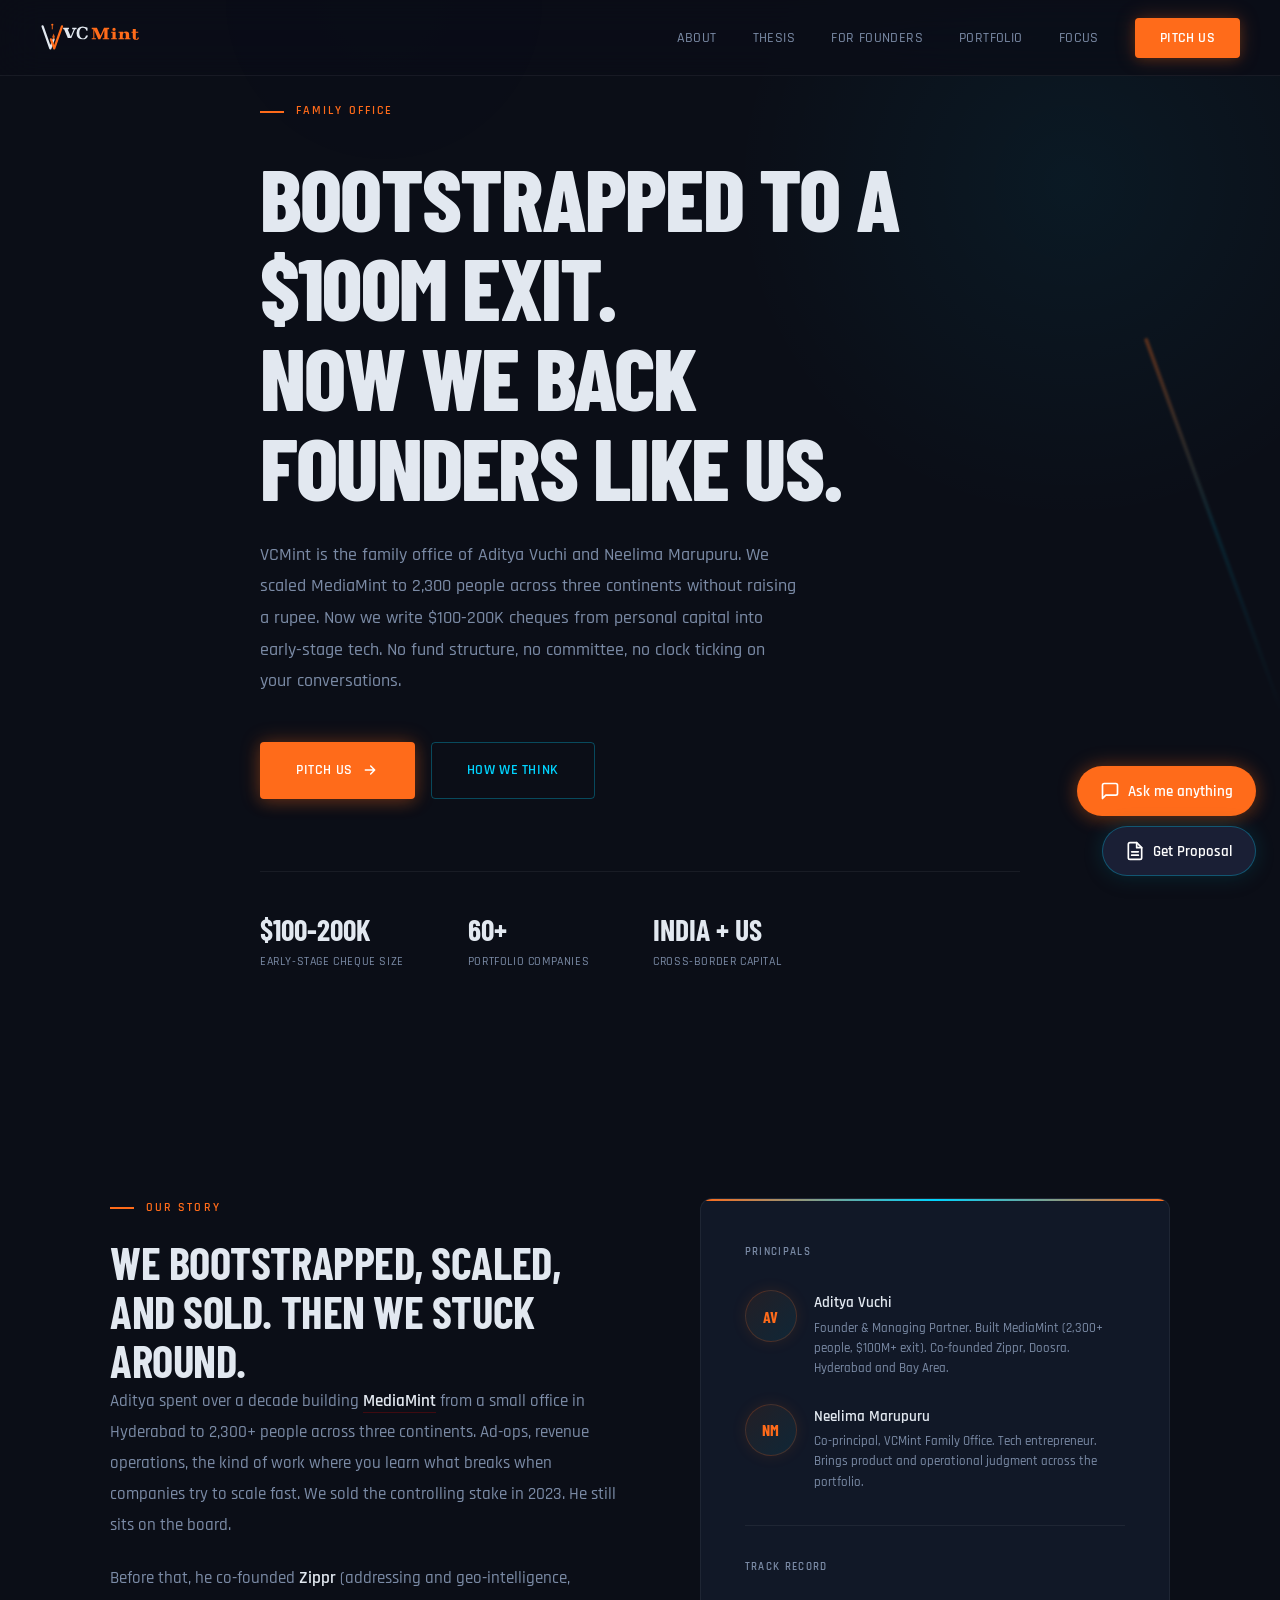
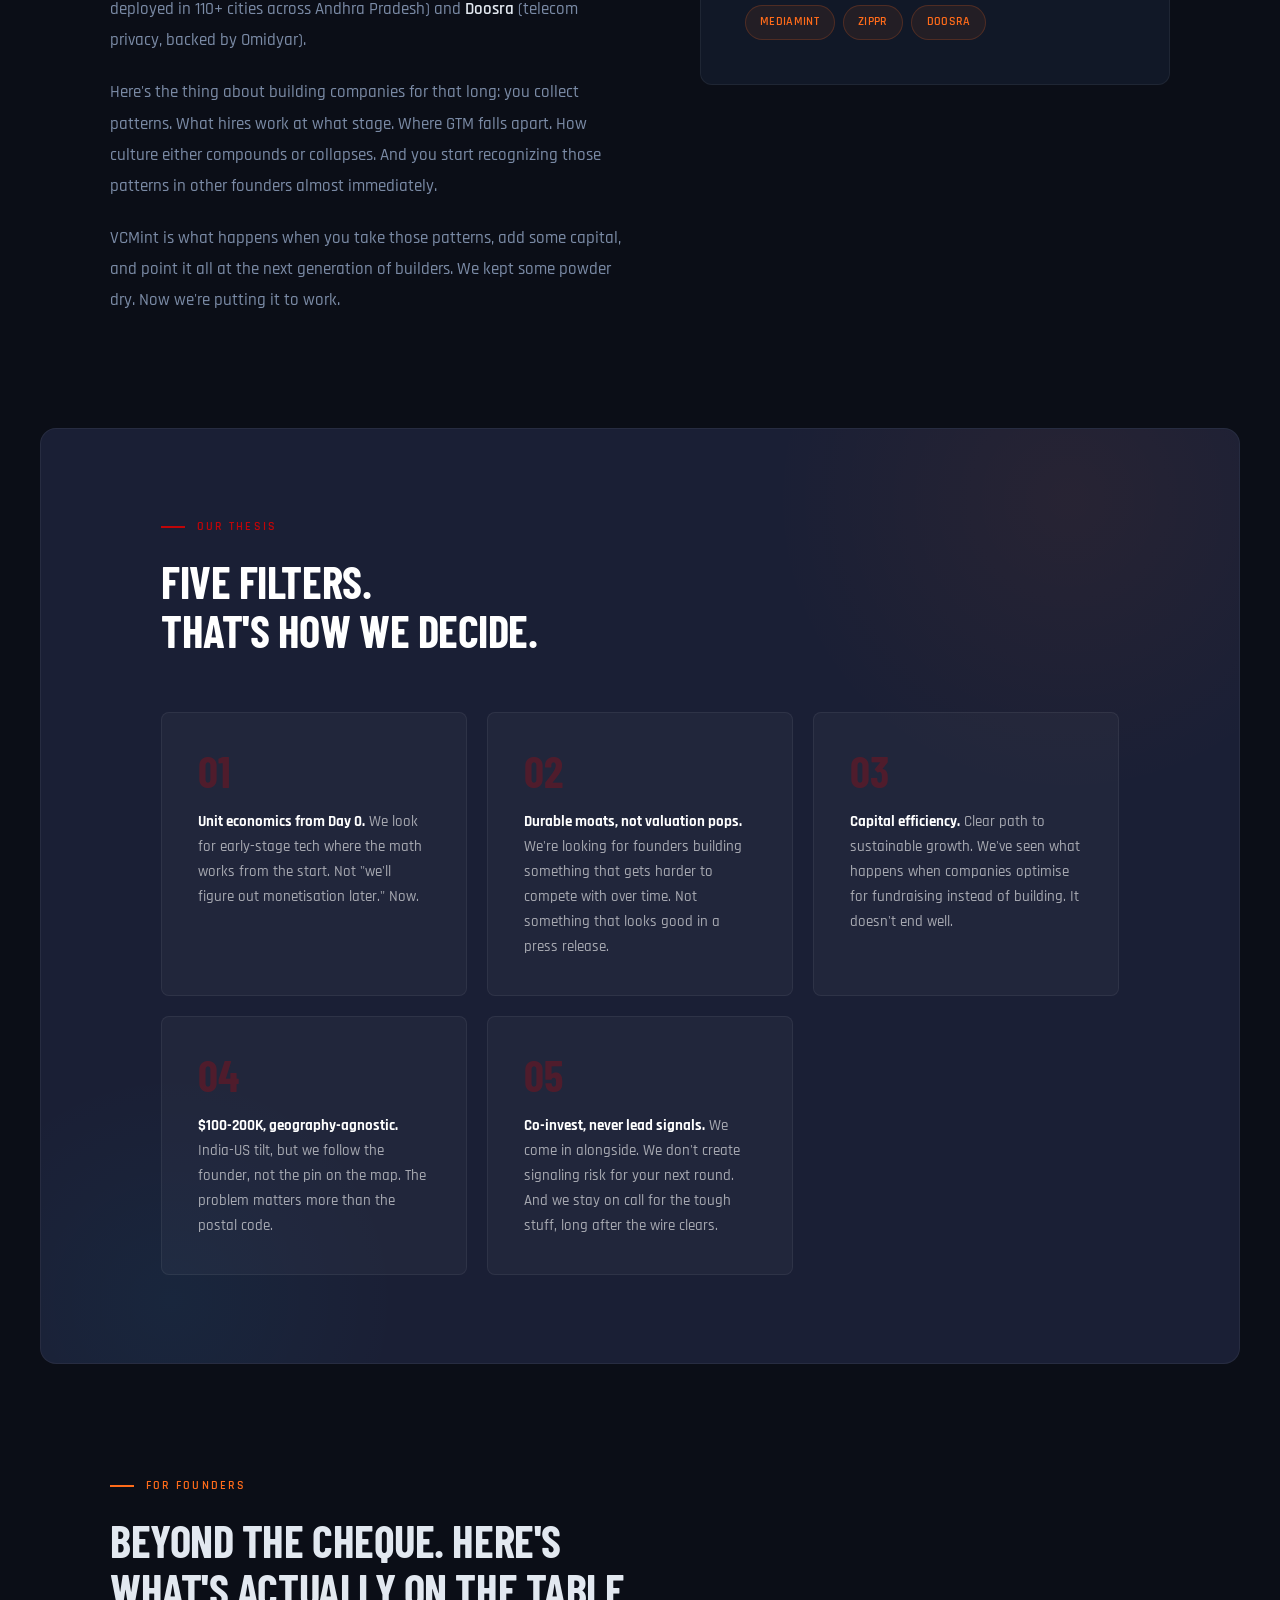
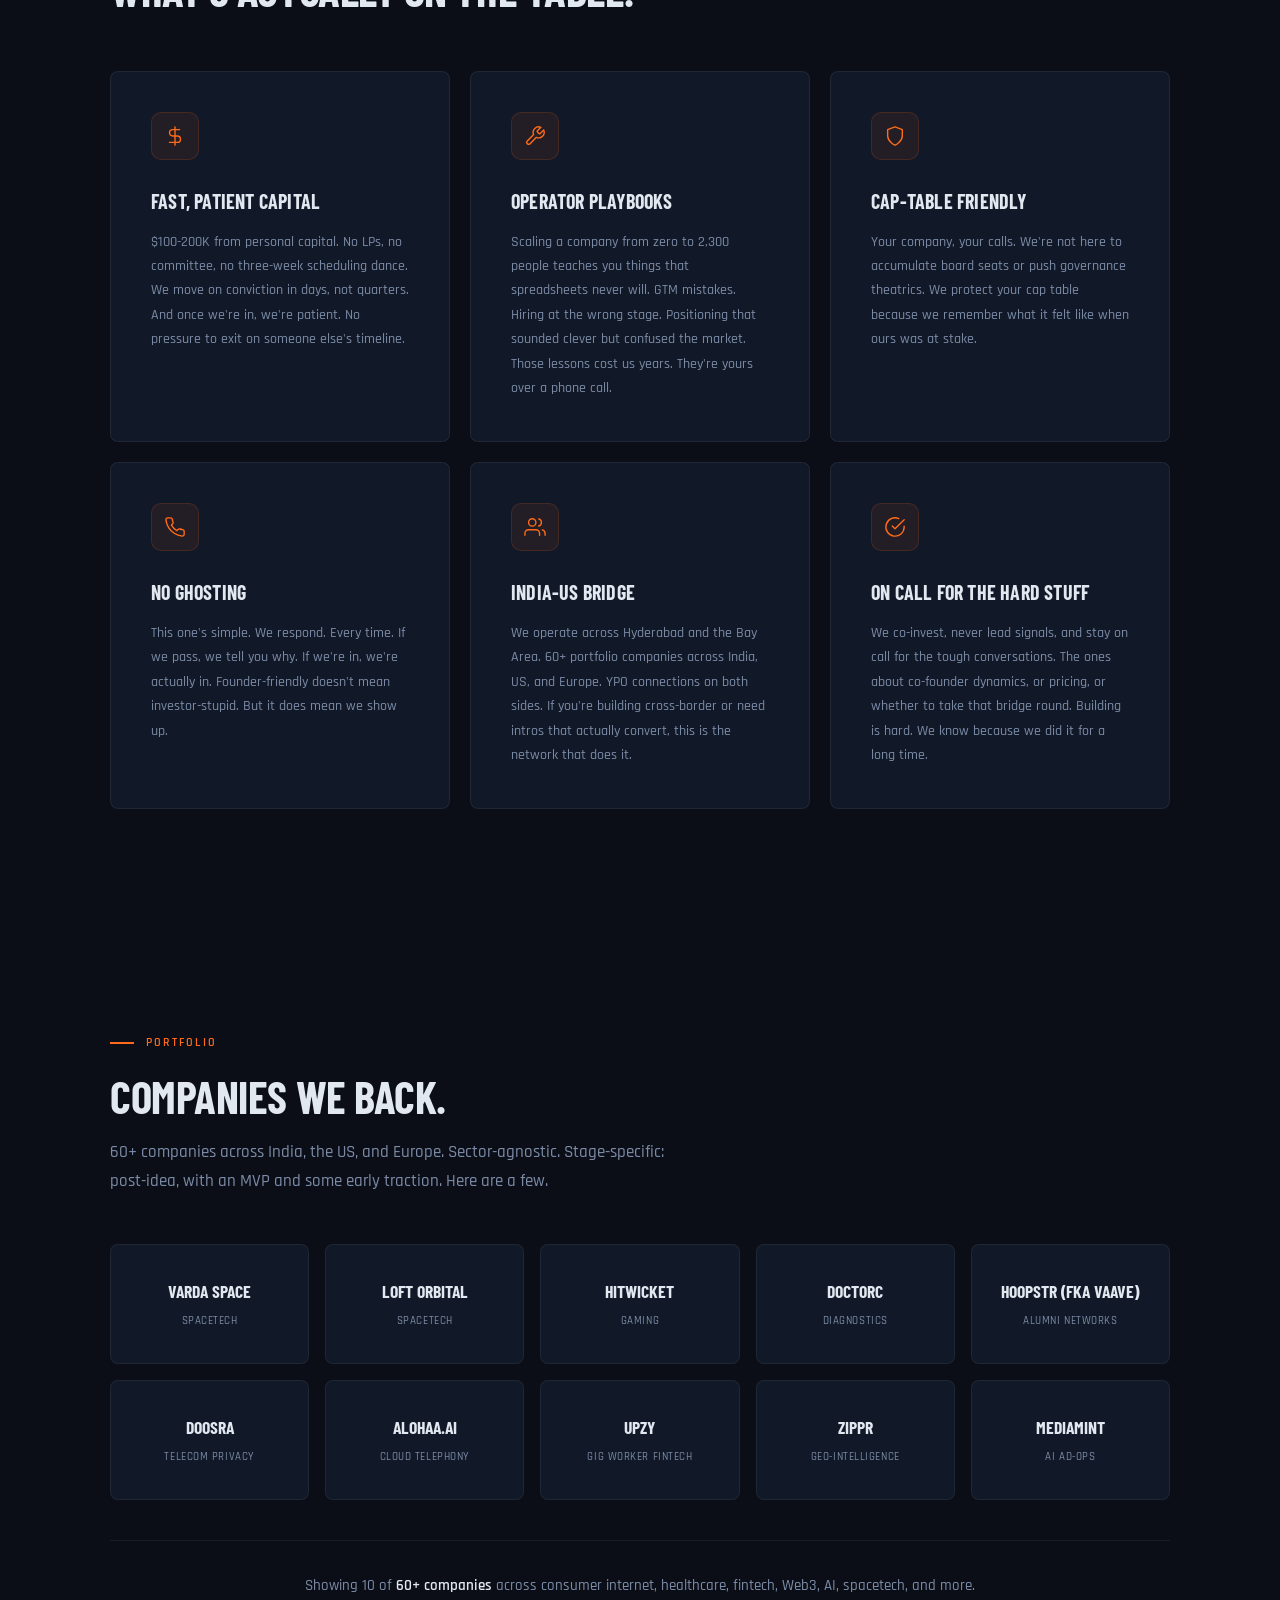
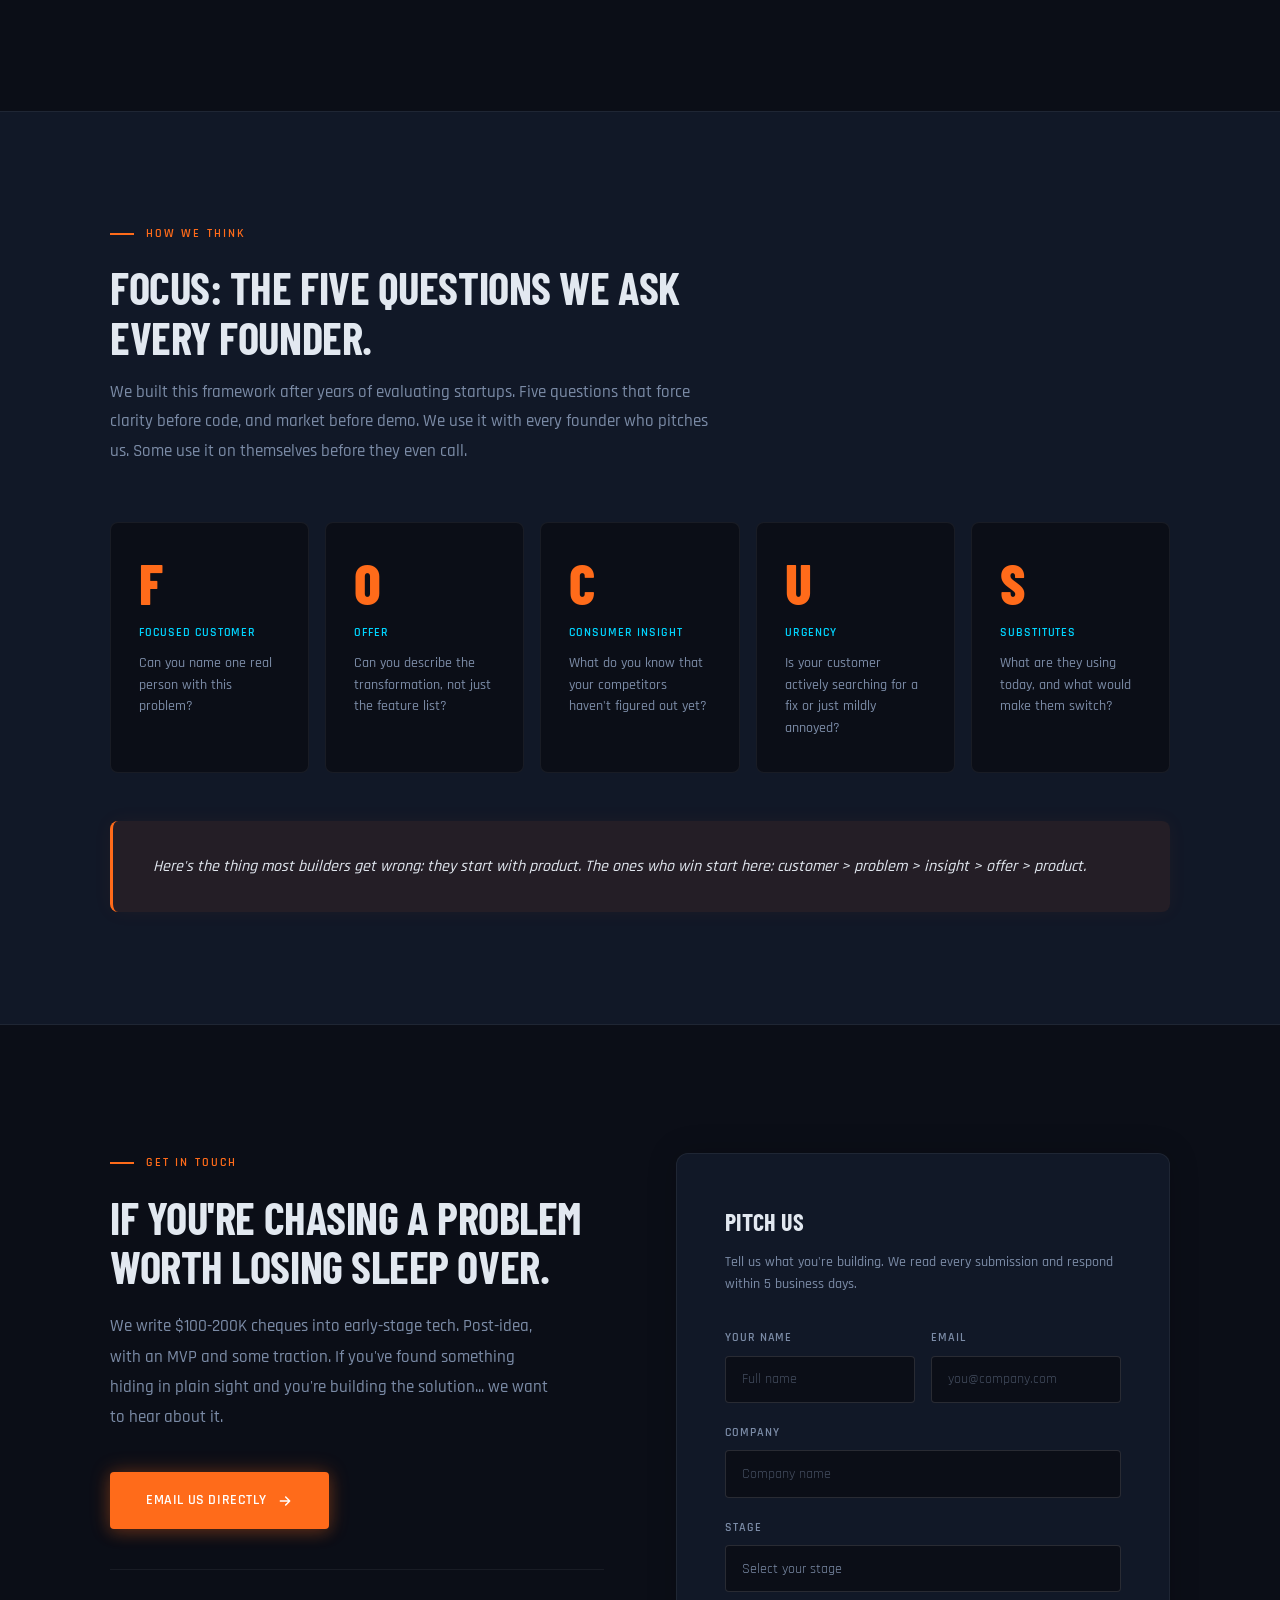
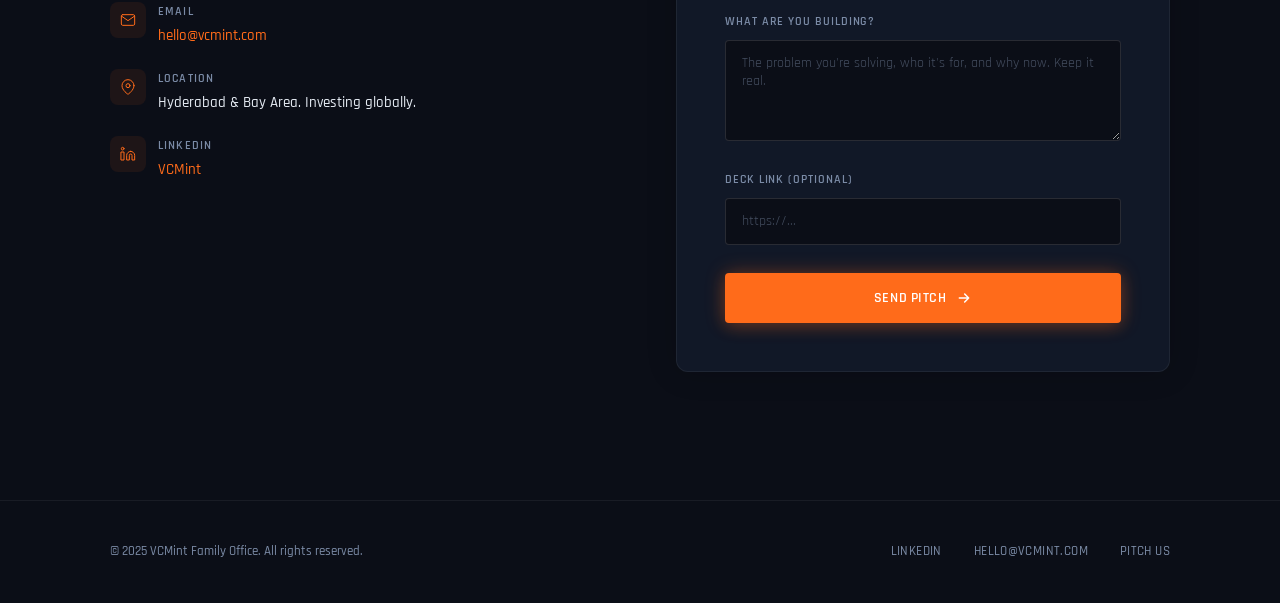
<file: index.html>
<!DOCTYPE html>
<html lang="en">
<head>
  <meta charset="UTF-8" />
  <meta name="viewport" content="width=device-width, initial-scale=1.0" />
  <title>VCMint | Backing Resilient Founders</title>
  <meta name="description" content="VCMint is a family office writing $100-200K cheques into early-stage technology companies. Patient, founder-first capital from bootstrapped exits." />
  <meta property="og:title" content="VCMint | Backing Resilient Founders" />
  <meta property="og:description" content="Family office writing $100-200K cheques into early-stage tech. Patient capital from bootstrapped exits in Hyderabad & Bay Area." />
  <meta property="og:type" content="website" />
  <meta property="og:image" content="https://vcmint.com/og-image.png" />
  <meta property="og:image:width" content="1200" />
  <meta property="og:image:height" content="630" />
  <meta name="twitter:card" content="summary_large_image" />
  <meta name="twitter:title" content="VCMint | Backing Resilient Founders" />
  <meta name="twitter:description" content="Family office writing $100-200K cheques into early-stage tech. Patient capital from bootstrapped exits." />
  <meta name="twitter:image" content="https://vcmint.com/og-image.png" />
  <link rel="preconnect" href="https://fonts.googleapis.com" />
  <link rel="preconnect" href="https://fonts.gstatic.com" crossorigin />
  <link href="https://fonts.googleapis.com/css2?family=Barlow:wght@400;500;600;700&family=Barlow+Condensed:wght@600;700;800&family=Rajdhani:wght@500;600;700&display=swap" rel="stylesheet" />
  <link rel="stylesheet" href="styles.css" />
  <!-- Favicon: logo mark -->
  <link rel="icon" type="image/svg+xml" href="data:image/svg+xml,%3Csvg xmlns='http://www.w3.org/2000/svg' viewBox='0 0 48 56' fill='none'%3E%3Crect width='48' height='56' rx='8' fill='%23DC0000'/%3E%3Cpath d='M6 10L20 44L26 30' stroke='%23fff' stroke-width='4' stroke-linecap='round' stroke-linejoin='round'/%3E%3Cpath d='M40 10L26 44L20 30' stroke='%23F0C808' stroke-width='4' stroke-linecap='round' stroke-linejoin='round'/%3E%3Cpath d='M23 24L26 18L29 24L26 30Z' fill='%23F0C808' opacity='0.9'/%3E%3Ccircle cx='23' cy='6' r='2' fill='%23F0C808'/%3E%3Cline x1='23' y1='8' x2='23' y2='13' stroke='%23F0C808' stroke-width='1.5' stroke-linecap='round'/%3E%3C/svg%3E" />
</head>
<body>

  <!-- ======== NAV ======== -->
  <nav>
    <a href="#" class="nav-logo" aria-label="VCMint Home">
      <svg width="160" height="36" viewBox="0 0 220 48" fill="none" xmlns="http://www.w3.org/2000/svg" class="nav-logo-svg">
        <!-- Mark: overlapping V shapes -->
        <path d="M4 6 L16 40 L21 26" stroke="var(--text)" stroke-width="3.5" stroke-linecap="round" stroke-linejoin="round" fill="none"/>
        <path d="M34 6 L22 40 L17 26" stroke="var(--red, #DC0000)" stroke-width="3.5" stroke-linecap="round" stroke-linejoin="round" fill="none"/>
        <path d="M19 22 L21 17 L23 22 L21 27 Z" fill="var(--red, #DC0000)" opacity="0.85"/>
        <circle cx="19" cy="3.5" r="1.7" fill="var(--red, #DC0000)"/>
        <line x1="19" y1="5.2" x2="19" y2="10" stroke="var(--red, #DC0000)" stroke-width="1.4" stroke-linecap="round"/>
        <!-- Wordmark: VC (paths, not text) -->
        <path d="M56.5 8.3L56.5 10.5L54.2 10.5L48.5 24L43 24L37.3 10.5L35.8 10.5L35.8 8.3L44.8 8.3L44.8 10.5L42.8 10.5L47.5 21.5L52.2 10.5L49.8 10.5L49.8 8.3Z" fill="var(--text, #E8E6E1)"/>
        <path d="M74.3 20.1Q73.5 23.1 71.4 24.6Q69.3 26.1 66 26.1Q61.5 26.1 59 23.5Q56.5 20.8 56.5 16.4Q56.5 11.8 59 9.1Q61.5 6.4 66 6.4Q67.8 6.4 69.6 6.8Q71.4 7.3 73.5 8.1L73.5 12.8L71.8 12.8Q71.3 10.3 69.8 9.2Q68.4 8 66.4 8Q63.7 8 62.3 10.2Q60.8 12.4 60.8 16.4Q60.8 20.3 62.3 22.5Q63.7 24.6 66.4 24.6Q68.2 24.6 69.4 23.5Q70.6 22.4 71.1 20.1Z" fill="var(--text, #E8E6E1)"/>
        <!-- Wordmark: Mint (paths, not text) -->
        <path d="M80 26L80 24.3L82.5 24.3L82.5 10.5L80 10.5L80 8.3L88 8.3L93.5 20.5L99 8.3L107 8.3L107 10.5L104.5 10.5L104.5 24.3L107 24.3L107 26L97 26L97 24.3L99.5 24.3L99.5 12.2L93.3 26L90.2 26L84 12.2L84 24.3L86.5 24.3L86.5 26Z" fill="var(--red, #DC0000)"/>
        <path d="M112 10.7Q112 9.6 112.7 8.9Q113.4 8.2 114.5 8.2Q115.6 8.2 116.3 8.9Q117 9.6 117 10.7Q117 11.8 116.3 12.5Q115.6 13.2 114.5 13.2Q113.4 13.2 112.7 12.5Q112 11.8 112 10.7ZM117 24.3L119 24.3L119 26L110 26L110 24.3L112.2 24.3L112.2 16L110 16L110 14.3L117 14.3Z" fill="var(--red, #DC0000)"/>
        <path d="M121.5 26L121.5 24.3L123.5 24.3L123.5 16L121.5 16L121.5 14.3L128.5 14.3L128.5 16.3Q129.3 15 130.4 14.4Q131.5 13.8 133.2 13.8Q135.5 13.8 136.7 15.2Q137.9 16.6 137.9 19.3L137.9 24.3L140 24.3L140 26L131 26L131 24.3L132.7 24.3L132.7 19.2Q132.7 17.4 132.2 16.7Q131.8 16 130.7 16Q129.3 16 128.7 17Q128 18 128 20L128 24.3L130 24.3L130 26Z" fill="var(--red, #DC0000)"/>
        <path d="M143.5 16L141.5 16L141.5 14.3L143.5 14.3L143.5 10L148.2 10L148.2 14.3L152 14.3L152 16L148.2 16L148.2 24Q148.2 24.8 148.5 25.2Q148.8 25.5 149.5 25.5Q150.2 25.5 150.6 24.9Q151 24.4 151 23.2L153 23.2Q152.9 25.3 151.9 26.1Q150.9 26.9 148.5 26.9Q146 26.9 145 26Q143.5 25.1 143.5 22.7Z" fill="var(--red, #DC0000)"/>
      </svg>
    </a>
    <ul class="nav-links" id="navLinks">
      <li><a href="#about">About</a></li>
      <li><a href="#thesis">Thesis</a></li>
      <li><a href="#offer">For Founders</a></li>
      <li><a href="#portfolio">Portfolio</a></li>
      <li><a href="#focus">FOCUS</a></li>
      <li><a href="#contact" class="nav-cta">Pitch Us</a></li>
    </ul>
    <button class="nav-toggle" id="navToggle" aria-label="Toggle navigation">
      <span></span><span></span><span></span>
    </button>
  </nav>

  <!-- ======== HERO ======== -->
  <section class="hero">
    <div class="hero-bg" aria-hidden="true">
      <div class="hero-bg-circle"></div>
      <div class="hero-bg-circle"></div>
    </div>
    <div class="container">
      <div class="hero-inner reveal">
        <div class="hero-label">Family Office</div>
        <h1>Bootstrapped to a $100M exit.<br />Now we back founders like us.</h1>
        <p class="hero-sub">VCMint is the family office of Aditya Vuchi and Neelima Marupuru. We scaled MediaMint to 2,300 people across three continents without raising a rupee. Now we write $100-200K cheques from personal capital into early-stage tech. No fund structure, no committee, no clock ticking on your conversations.</p>
        <div class="hero-actions">
          <a href="#contact" class="btn btn-primary">
            Pitch Us
            <svg width="16" height="16" viewBox="0 0 16 16" fill="none"><path d="M3.33 8h9.34M8.67 4l4 4-4 4" stroke="currentColor" stroke-width="1.5" stroke-linecap="round" stroke-linejoin="round"/></svg>
          </a>
          <a href="#thesis" class="btn btn-ghost">How We Think</a>
        </div>
        <div class="hero-stats">
          <div class="stat-item">
            <span class="stat-num">$100-200K</span>
            <span class="stat-label">Early-stage cheque size</span>
          </div>
          <div class="stat-item">
            <span class="stat-num">60+</span>
            <span class="stat-label">Portfolio companies</span>
          </div>
          <div class="stat-item">
            <span class="stat-num">India + US</span>
            <span class="stat-label">Cross-border capital</span>
          </div>
        </div>
      </div>
    </div>
  </section>

  <!-- ======== ABOUT ======== -->
  <section id="about">
    <div class="container">
      <div class="about-grid">
        <div class="reveal">
          <div class="section-label">Our Story</div>
          <h2 class="section-heading">We bootstrapped, scaled, and sold. Then we stuck around.</h2>
          <div class="about-text">
            <p>Aditya spent over a decade building <a href="https://www.admonsters.com/mediamints-ai-agent-puts-a-fresh-spin-on-simplifying-ad-ops/" target="_blank" rel="noopener"><strong>MediaMint</strong></a> from a small office in Hyderabad to 2,300+ people across three continents. Ad-ops, revenue operations, the kind of work where you learn what breaks when companies try to scale fast. We sold the controlling stake in 2023. He still sits on the board.</p>
            <p>Before that, he co-founded <strong>Zippr</strong> (addressing and geo-intelligence, deployed in 110+ cities across Andhra Pradesh) and <strong>Doosra</strong> (telecom privacy, backed by Omidyar).</p>
            <p>Here's the thing about building companies for that long: you collect patterns. What hires work at what stage. Where GTM falls apart. How culture either compounds or collapses. And you start recognizing those patterns in other founders almost immediately.</p>
            <p>VCMint is what happens when you take those patterns, add some capital, and point it all at the next generation of builders. We kept some powder dry. Now we're putting it to work.</p>
          </div>
        </div>
        <div class="reveal" style="transition-delay: 0.15s">
          <div class="about-card">
            <div class="card-label">Principals</div>
            <div class="founder-block">
              <div class="founder-item">
                <div class="founder-avatar">AV</div>
                <div>
                  <div class="founder-name">Aditya Vuchi</div>
                  <div class="founder-role">Founder & Managing Partner. Built MediaMint (2,300+ people, $100M+ exit). Co-founded Zippr, Doosra. Hyderabad and Bay Area.</div>
                </div>
              </div>
              <div class="founder-item">
                <div class="founder-avatar">NM</div>
                <div>
                  <div class="founder-name">Neelima Marupuru</div>
                  <div class="founder-role">Co-principal, VCMint Family Office. Tech entrepreneur. Brings product and operational judgment across the portfolio.</div>
                </div>
              </div>
            </div>
            <hr class="card-divider" />
            <div class="card-label">Track Record</div>
            <div class="track-tags">
              <span class="track-tag">MediaMint</span>
              <span class="track-tag">Zippr</span>
              <span class="track-tag">Doosra</span>
            </div>
          </div>
        </div>
      </div>
    </div>
  </section>

  <!-- ======== THESIS ======== -->
  <div id="thesis" class="thesis-wrapper">
    <div class="thesis-section">
      <div class="container">
        <div class="reveal">
          <div class="section-label">Our Thesis</div>
          <h2 class="section-heading">Five filters.<br />That's how we decide.</h2>
        </div>
        <div class="thesis-grid">
          <div class="thesis-card reveal" style="transition-delay: 0.08s">
            <div class="thesis-num">01</div>
            <p><strong>Unit economics from Day 0.</strong> We look for early-stage tech where the math works from the start. Not "we'll figure out monetisation later." Now.</p>
          </div>
          <div class="thesis-card reveal" style="transition-delay: 0.16s">
            <div class="thesis-num">02</div>
            <p><strong>Durable moats, not valuation pops.</strong> We're looking for founders building something that gets harder to compete with over time. Not something that looks good in a press release.</p>
          </div>
          <div class="thesis-card reveal" style="transition-delay: 0.24s">
            <div class="thesis-num">03</div>
            <p><strong>Capital efficiency.</strong> Clear path to sustainable growth. We've seen what happens when companies optimise for fundraising instead of building. It doesn't end well.</p>
          </div>
          <div class="thesis-card reveal" style="transition-delay: 0.32s">
            <div class="thesis-num">04</div>
            <p><strong>$100-200K, geography-agnostic.</strong> India-US tilt, but we follow the founder, not the pin on the map. The problem matters more than the postal code.</p>
          </div>
          <div class="thesis-card reveal" style="transition-delay: 0.40s">
            <div class="thesis-num">05</div>
            <p><strong>Co-invest, never lead signals.</strong> We come in alongside. We don't create signaling risk for your next round. And we stay on call for the tough stuff, long after the wire clears.</p>
          </div>
        </div>
      </div>
    </div>
  </div>

  <!-- ======== OFFERINGS ======== -->
  <section id="offer">
    <div class="container">
      <div class="offer-header reveal">
        <div class="section-label">For Founders</div>
        <h2 class="section-heading">Beyond the cheque. Here's what's actually on the table.</h2>
      </div>
      <div class="offer-grid">
        <div class="offer-card reveal" style="transition-delay: 0.05s">
          <div class="offer-icon">
            <svg width="22" height="22" viewBox="0 0 24 24" fill="none" stroke="currentColor" stroke-width="1.5" stroke-linecap="round" stroke-linejoin="round"><path d="M12 2v20M17 5H9.5a3.5 3.5 0 100 7h5a3.5 3.5 0 110 7H6"/></svg>
          </div>
          <h3>Fast, Patient Capital</h3>
          <p>$100-200K from personal capital. No LPs, no committee, no three-week scheduling dance. We move on conviction in days, not quarters. And once we're in, we're patient. No pressure to exit on someone else's timeline.</p>
        </div>
        <div class="offer-card reveal" style="transition-delay: 0.1s">
          <div class="offer-icon">
            <svg width="22" height="22" viewBox="0 0 24 24" fill="none" stroke="currentColor" stroke-width="1.5" stroke-linecap="round" stroke-linejoin="round"><path d="M14.7 6.3a1 1 0 000 1.4l1.6 1.6a1 1 0 001.4 0l3.77-3.77a6 6 0 01-7.94 7.94l-6.91 6.91a2.12 2.12 0 01-3-3l6.91-6.91a6 6 0 017.94-7.94l-3.76 3.76z"/></svg>
          </div>
          <h3>Operator Playbooks</h3>
          <p>Scaling a company from zero to 2,300 people teaches you things that spreadsheets never will. GTM mistakes. Hiring at the wrong stage. Positioning that sounded clever but confused the market. Those lessons cost us years. They're yours over a phone call.</p>
        </div>
        <div class="offer-card reveal" style="transition-delay: 0.15s">
          <div class="offer-icon">
            <svg width="22" height="22" viewBox="0 0 24 24" fill="none" stroke="currentColor" stroke-width="1.5" stroke-linecap="round" stroke-linejoin="round"><path d="M12 22s8-4 8-10V5l-8-3-8 3v7c0 6 8 10 8 10z"/></svg>
          </div>
          <h3>Cap-Table Friendly</h3>
          <p>Your company, your calls. We're not here to accumulate board seats or push governance theatrics. We protect your cap table because we remember what it felt like when ours was at stake.</p>
        </div>
        <div class="offer-card reveal" style="transition-delay: 0.2s">
          <div class="offer-icon">
            <svg width="22" height="22" viewBox="0 0 24 24" fill="none" stroke="currentColor" stroke-width="1.5" stroke-linecap="round" stroke-linejoin="round"><path d="M22 16.92v3a2 2 0 01-2.18 2 19.79 19.79 0 01-8.63-3.07 19.5 19.5 0 01-6-6 19.79 19.79 0 01-3.07-8.67A2 2 0 014.11 2h3a2 2 0 012 1.72c.127.96.361 1.903.7 2.81a2 2 0 01-.45 2.11L8.09 9.91a16 16 0 006 6l1.27-1.27a2 2 0 012.11-.45c.907.339 1.85.573 2.81.7A2 2 0 0122 16.92z"/></svg>
          </div>
          <h3>No Ghosting</h3>
          <p>This one's simple. We respond. Every time. If we pass, we tell you why. If we're in, we're actually in. Founder-friendly doesn't mean investor-stupid. But it does mean we show up.</p>
        </div>
        <div class="offer-card reveal" style="transition-delay: 0.25s">
          <div class="offer-icon">
            <svg width="22" height="22" viewBox="0 0 24 24" fill="none" stroke="currentColor" stroke-width="1.5" stroke-linecap="round" stroke-linejoin="round"><path d="M17 21v-2a4 4 0 00-4-4H5a4 4 0 00-4 4v2"/><circle cx="9" cy="7" r="4"/><path d="M23 21v-2a4 4 0 00-3-3.87M16 3.13a4 4 0 010 7.75"/></svg>
          </div>
          <h3>India-US Bridge</h3>
          <p>We operate across Hyderabad and the Bay Area. 60+ portfolio companies across India, US, and Europe. YPO connections on both sides. If you're building cross-border or need intros that actually convert, this is the network that does it.</p>
        </div>
        <div class="offer-card reveal" style="transition-delay: 0.3s">
          <div class="offer-icon">
            <svg width="22" height="22" viewBox="0 0 24 24" fill="none" stroke="currentColor" stroke-width="1.5" stroke-linecap="round" stroke-linejoin="round"><path d="M22 11.08V12a10 10 0 11-5.93-9.14"/><path d="M22 4L12 14.01l-3-3"/></svg>
          </div>
          <h3>On Call for the Hard Stuff</h3>
          <p>We co-invest, never lead signals, and stay on call for the tough conversations. The ones about co-founder dynamics, or pricing, or whether to take that bridge round. Building is hard. We know because we did it for a long time.</p>
        </div>
      </div>
    </div>
  </section>

  <!-- ======== PORTFOLIO ======== -->
  <section id="portfolio">
    <div class="container">
      <div class="reveal">
        <div class="section-label">Portfolio</div>
        <h2 class="section-heading">Companies we back.</h2>
        <div class="portfolio-intro">
          <p>60+ companies across India, the US, and Europe. Sector-agnostic. Stage-specific: post-idea, with an MVP and some early traction. Here are a few.</p>
        </div>
      </div>
      <div class="portfolio-grid">
        <div class="portfolio-item reveal" style="transition-delay: 0.03s">
          <h4>Varda Space</h4>
          <div class="sector">Spacetech</div>
        </div>
        <div class="portfolio-item reveal" style="transition-delay: 0.06s">
          <h4>Loft Orbital</h4>
          <div class="sector">Spacetech</div>
        </div>
        <div class="portfolio-item reveal" style="transition-delay: 0.09s">
          <h4>HitWicket</h4>
          <div class="sector">Gaming</div>
        </div>
        <div class="portfolio-item reveal" style="transition-delay: 0.12s">
          <h4>DoctorC</h4>
          <div class="sector">Diagnostics</div>
        </div>
        <div class="portfolio-item reveal" style="transition-delay: 0.15s">
          <h4><a href="https://www.businessreviewlive.com/vaave-raises-rs-66-cr-to-expand-alumni-networking-platform" target="_blank" rel="noopener">Hoopstr (FKA Vaave)</a></h4>
          <div class="sector">Alumni Networks</div>
        </div>
        <div class="portfolio-item reveal" style="transition-delay: 0.18s">
          <h4>Doosra</h4>
          <div class="sector">Telecom Privacy</div>
        </div>
        <div class="portfolio-item reveal" style="transition-delay: 0.21s">
          <h4>Alohaa.ai</h4>
          <div class="sector">Cloud Telephony</div>
        </div>
        <div class="portfolio-item reveal" style="transition-delay: 0.24s">
          <h4>Upzy</h4>
          <div class="sector">Gig Worker Fintech</div>
        </div>
        <div class="portfolio-item reveal" style="transition-delay: 0.27s">
          <h4>Zippr</h4>
          <div class="sector">Geo-Intelligence</div>
        </div>
        <div class="portfolio-item reveal" style="transition-delay: 0.30s">
          <h4>MediaMint</h4>
          <div class="sector">AI Ad-Ops</div>
        </div>
      </div>
      <div class="portfolio-footer reveal">
        <p>Showing 10 of <strong>60+ companies</strong> across consumer internet, healthcare, fintech, Web3, AI, spacetech, and more.</p>
      </div>
    </div>
  </section>

  <!-- ======== FOCUS ======== -->
  <section id="focus" class="focus-section">
    <div class="container">
      <div class="focus-header reveal">
        <div class="section-label">How We Think</div>
        <h2 class="section-heading">FOCUS: the five questions we ask every founder.</h2>
        <p>We built this framework after years of evaluating startups. Five questions that force clarity before code, and market before demo. We use it with every founder who pitches us. Some use it on themselves before they even call.</p>
      </div>
      <div class="focus-grid">
        <div class="focus-item reveal" style="transition-delay: 0.05s">
          <div class="focus-letter">F</div>
          <div class="focus-word">Focused Customer</div>
          <p>Can you name one real person with this problem?</p>
        </div>
        <div class="focus-item reveal" style="transition-delay: 0.1s">
          <div class="focus-letter">O</div>
          <div class="focus-word">Offer</div>
          <p>Can you describe the transformation, not just the feature list?</p>
        </div>
        <div class="focus-item reveal" style="transition-delay: 0.15s">
          <div class="focus-letter">C</div>
          <div class="focus-word">Consumer Insight</div>
          <p>What do you know that your competitors haven't figured out yet?</p>
        </div>
        <div class="focus-item reveal" style="transition-delay: 0.2s">
          <div class="focus-letter">U</div>
          <div class="focus-word">Urgency</div>
          <p>Is your customer actively searching for a fix or just mildly annoyed?</p>
        </div>
        <div class="focus-item reveal" style="transition-delay: 0.25s">
          <div class="focus-letter">S</div>
          <div class="focus-word">Substitutes</div>
          <p>What are they using today, and what would make them switch?</p>
        </div>
      </div>
      <div class="focus-closing reveal">
        <p>Here's the thing most builders get wrong: they start with product. The ones who win start here: customer > problem > insight > offer > product.</p>
      </div>
    </div>
  </section>

  <!-- Testimonials: removed until real founder quotes are available -->

  <!-- ======== CTA + CONTACT ======== -->
  <section id="contact" class="cta-section">
    <div class="container">
      <div class="cta-grid">
        <div class="cta-left reveal">
          <div class="section-label">Get In Touch</div>
          <h2 class="section-heading">If you're chasing a problem worth losing sleep over.</h2>
          <p class="cta-body">We write $100-200K cheques into early-stage tech. Post-idea, with an MVP and some traction. If you've found something hiding in plain sight and you're building the solution... we want to hear about it.</p>
          <a href="mailto:hello@vcmint.com" class="btn btn-primary">
            Email Us Directly
            <svg width="16" height="16" viewBox="0 0 16 16" fill="none"><path d="M3.33 8h9.34M8.67 4l4 4-4 4" stroke="currentColor" stroke-width="1.5" stroke-linecap="round" stroke-linejoin="round"/></svg>
          </a>
          <div class="cta-info">
            <div class="cta-info-item">
              <div class="cta-info-icon">
                <svg width="16" height="16" viewBox="0 0 24 24" fill="none" stroke="currentColor" stroke-width="1.5" stroke-linecap="round" stroke-linejoin="round"><path d="M4 4h16c1.1 0 2 .9 2 2v12c0 1.1-.9 2-2 2H4c-1.1 0-2-.9-2-2V6c0-1.1.9-2 2-2z"/><path d="M22 6l-10 7L2 6"/></svg>
              </div>
              <div>
                <div class="cta-info-label">Email</div>
                <div class="cta-info-value"><a href="mailto:hello@vcmint.com">hello@vcmint.com</a></div>
              </div>
            </div>
            <div class="cta-info-item">
              <div class="cta-info-icon">
                <svg width="16" height="16" viewBox="0 0 24 24" fill="none" stroke="currentColor" stroke-width="1.5" stroke-linecap="round" stroke-linejoin="round"><path d="M21 10c0 7-9 13-9 13s-9-6-9-13a9 9 0 0118 0z"/><circle cx="12" cy="10" r="3"/></svg>
              </div>
              <div>
                <div class="cta-info-label">Location</div>
                <div class="cta-info-value">Hyderabad & Bay Area. Investing globally.</div>
              </div>
            </div>
            <div class="cta-info-item">
              <div class="cta-info-icon">
                <svg width="16" height="16" viewBox="0 0 24 24" fill="none" stroke="currentColor" stroke-width="1.5" stroke-linecap="round" stroke-linejoin="round"><path d="M16 8a6 6 0 016 6v7h-4v-7a2 2 0 00-4 0v7h-4v-7a6 6 0 016-6z"/><rect x="2" y="9" width="4" height="12"/><circle cx="4" cy="4" r="2"/></svg>
              </div>
              <div>
                <div class="cta-info-label">LinkedIn</div>
                <div class="cta-info-value"><a href="https://www.linkedin.com/company/vc-mint/" target="_blank" rel="noopener">VCMint</a></div>
              </div>
            </div>
          </div>
        </div>

        <!-- Contact form -->
        <div class="reveal" style="transition-delay: 0.15s">
          <form class="contact-form" id="contactForm" action="#" method="POST">
            <h3>Pitch Us</h3>
            <p class="form-subtitle">Tell us what you're building. We read every submission and respond within 5 business days.</p>
            <div class="form-row">
              <div class="form-group">
                <label for="name">Your Name</label>
                <input type="text" id="name" name="name" placeholder="Full name" required />
              </div>
              <div class="form-group">
                <label for="email">Email</label>
                <input type="email" id="email" name="email" placeholder="you@company.com" required />
              </div>
            </div>
            <div class="form-group">
              <label for="company">Company</label>
              <input type="text" id="company" name="company" placeholder="Company name" />
            </div>
            <div class="form-group">
              <label for="stage">Stage</label>
              <select id="stage" name="stage">
                <option value="" disabled selected>Select your stage</option>
                <option value="pre-seed">Pre-seed (idea + MVP)</option>
                <option value="seed">Seed (MVP + early traction)</option>
                <option value="pre-series-a">Pre-Series A</option>
                <option value="other">Other</option>
              </select>
            </div>
            <div class="form-group">
              <label for="message">What are you building?</label>
              <textarea id="message" name="message" placeholder="The problem you're solving, who it's for, and why now. Keep it real." rows="4"></textarea>
            </div>
            <div class="form-group">
              <label for="deck">Deck link (optional)</label>
              <input type="url" id="deck" name="deck" placeholder="https://..." />
            </div>
            <button type="submit" class="btn btn-primary form-submit">
              Send Pitch
              <svg width="16" height="16" viewBox="0 0 16 16" fill="none"><path d="M3.33 8h9.34M8.67 4l4 4-4 4" stroke="currentColor" stroke-width="1.5" stroke-linecap="round" stroke-linejoin="round"/></svg>
            </button>
          </form>
        </div>
      </div>
    </div>
  </section>

  <!-- ======== FOOTER ======== -->
  <footer>
    <div class="container">
      <div class="footer-inner">
        <div class="footer-left">&copy; 2025 VCMint Family Office. All rights reserved.</div>
        <div class="footer-links">
          <a href="https://www.linkedin.com/company/vc-mint/" target="_blank" rel="noopener">LinkedIn</a>
          <a href="mailto:hello@vcmint.com">hello@vcmint.com</a>
          <a href="#contact">Pitch Us</a>
        </div>
      </div>
    </div>
  </footer>

  <!-- ======== JS ======== -->
  <script>
    /* --- Scroll reveal --- */
    const revealObserver = new IntersectionObserver((entries) => {
      entries.forEach(entry => {
        if (entry.isIntersecting) {
          entry.target.classList.add('visible');
        }
      });
    }, { threshold: 0.1, rootMargin: '0px 0px -50px 0px' });

    document.querySelectorAll('.reveal').forEach(el => revealObserver.observe(el));

    /* --- Nav scroll --- */
    const nav = document.querySelector('nav');
    window.addEventListener('scroll', () => {
      nav.classList.toggle('scrolled', window.scrollY > 50);
    }, { passive: true });

    /* --- Mobile toggle --- */
    const toggle = document.getElementById('navToggle');
    const links = document.getElementById('navLinks');

    toggle.addEventListener('click', () => {
      const isOpen = links.classList.toggle('open');
      toggle.classList.toggle('active', isOpen);
    });

    links.querySelectorAll('a').forEach(a => {
      a.addEventListener('click', () => {
        links.classList.remove('open');
        toggle.classList.remove('active');
      });
    });

    /* --- Form handling: sends via mailto with all fields --- */
    document.getElementById('contactForm').addEventListener('submit', function(e) {
      e.preventDefault();

      const name = this.name.value.trim();
      const email = this.email.value.trim();
      const company = this.company.value.trim();
      const stage = this.stage.value;
      const message = this.message.value.trim();
      const deck = this.deck.value.trim();

      const subject = encodeURIComponent('Pitch from ' + name + (company ? ' (' + company + ')' : ''));
      const bodyParts = [
        'Name: ' + name,
        'Email: ' + email,
        company ? 'Company: ' + company : '',
        stage ? 'Stage: ' + stage : '',
        '',
        message,
        deck ? '\nDeck: ' + deck : ''
      ].filter(Boolean).join('\n');

      const mailtoUrl = 'mailto:hello@vcmint.com'
        + '?subject=' + subject
        + '&body=' + encodeURIComponent(bodyParts);

      window.location.href = mailtoUrl;

      const btn = this.querySelector('.form-submit');
      const originalHTML = btn.innerHTML;
      btn.innerHTML = 'Opening email client...';
      btn.style.background = 'var(--copper)';
      btn.style.color = '#fff';
      btn.style.pointerEvents = 'none';

      setTimeout(() => {
        btn.innerHTML = originalHTML;
        btn.style.background = '';
        btn.style.color = '';
        btn.style.pointerEvents = '';
      }, 4000);
    });
  </script>

  <!-- ======== CHAT WIDGETS ======== -->
  <style>
    /* --- Launcher buttons --- */
    .widget-launchers {
      position: fixed;
      bottom: 24px;
      right: 24px;
      z-index: 9999;
      display: flex;
      flex-direction: column;
      gap: 10px;
      align-items: flex-end;
    }
    .widget-launchers.hidden { display: none; }

    .widget-launcher {
      background: var(--green);
      color: #fff;
      border: 1px solid rgba(255, 107, 26, 0.4);
      border-radius: 50px;
      padding: 14px 22px;
      font-family: var(--sans);
      font-size: 0.95rem;
      font-weight: 600;
      cursor: pointer;
      box-shadow: 0 0 20px rgba(255, 107, 26, 0.3), 0 4px 20px rgba(255, 107, 26, 0.15);
      transition: transform 0.2s var(--ease-spring), box-shadow 0.2s ease, background 0.2s ease;
      display: flex;
      align-items: center;
      gap: 8px;
    }
    .widget-launcher:hover {
      transform: scale(1.05);
      box-shadow: 0 0 35px rgba(255, 107, 26, 0.45), 0 6px 28px rgba(255, 107, 26, 0.2);
      background: var(--green-hover);
    }
    .widget-launcher svg { flex-shrink: 0; }
    .widget-launcher.secondary {
      background: var(--bg-elevated);
      border-color: rgba(0, 212, 255, 0.3);
      box-shadow: 0 0 20px rgba(0, 212, 255, 0.15), 0 4px 20px rgba(0, 0, 0, 0.2);
    }
    .widget-launcher.secondary:hover {
      background: #252B45;
      box-shadow: 0 0 35px rgba(0, 212, 255, 0.25), 0 6px 28px rgba(0, 0, 0, 0.3);
    }

    /* --- Shared widget close button --- */
    .widget-close {
      position: fixed;
      bottom: 24px;
      right: 24px;
      z-index: 9999;
      background: var(--green);
      color: #fff;
      border: 1px solid rgba(255, 107, 26, 0.4);
      border-radius: 50%;
      width: 52px;
      height: 52px;
      cursor: pointer;
      display: none;
      align-items: center;
      justify-content: center;
      box-shadow: 0 0 20px rgba(255, 107, 26, 0.3);
      transition: transform 0.2s var(--ease-spring), background 0.2s ease;
    }
    .widget-close.visible { display: flex; }
    .widget-close:hover { transform: scale(1.05); background: var(--green-hover); box-shadow: 0 0 30px rgba(255, 107, 26, 0.4); }

    /* --- Shared chat window styles --- */
    .chat-window {
      position: fixed;
      bottom: 88px;
      right: 24px;
      z-index: 9998;
      width: 380px;
      max-width: calc(100vw - 32px);
      height: 500px;
      max-height: calc(100vh - 120px);
      background: var(--bg-surface);
      border: 1px solid var(--border);
      border-radius: var(--radius-lg);
      box-shadow: 0 12px 48px rgba(0,0,0,0.15);
      display: none;
      flex-direction: column;
      overflow: hidden;
      font-family: var(--sans);
    }
    .chat-window.visible {
      display: flex;
      animation: chatSlideUp 0.3s var(--ease-out) forwards;
    }
    @keyframes chatSlideUp {
      from { opacity: 0; transform: translateY(16px); }
      to { opacity: 1; transform: translateY(0); }
    }

    .chat-header {
      background: var(--bg-elevated);
      color: var(--text-on-dark);
      padding: 16px 20px;
      font-weight: 600;
      font-size: 0.95rem;
      display: flex;
      align-items: center;
      gap: 10px;
      border-bottom: 1px solid rgba(255, 107, 26, 0.15);
    }
    .chat-header-dot {
      width: 8px; height: 8px;
      background: #00D4FF;
      border-radius: 50%;
      flex-shrink: 0;
      box-shadow: 0 0 8px rgba(0, 212, 255, 0.5);
    }
    .chat-header-sub {
      font-weight: 400;
      font-size: 0.8rem;
      color: var(--text-on-dark-secondary);
      margin-top: 2px;
    }

    /* --- Progress bar (proposal only) --- */
    .intake-progress {
      padding: 10px 20px 8px;
      background: var(--bg-surface);
      border-bottom: 1px solid var(--border);
    }
    .intake-progress-label {
      font-size: 0.75rem;
      font-weight: 600;
      color: var(--text-secondary);
      margin-bottom: 6px;
      font-family: var(--sans);
    }
    .intake-progress-bar {
      height: 4px;
      background: rgba(255, 255, 255, 0.06);
      border-radius: 2px;
      overflow: hidden;
    }
    .intake-progress-fill {
      height: 100%;
      background: linear-gradient(90deg, var(--green), var(--gold));
      border-radius: 2px;
      transition: width 0.4s ease;
      width: 0%;
      box-shadow: 0 0 8px rgba(255, 107, 26, 0.3);
    }

    .chat-messages {
      flex: 1;
      overflow-y: auto;
      padding: 16px;
      display: flex;
      flex-direction: column;
      gap: 12px;
    }
    .chat-messages::-webkit-scrollbar { width: 4px; }
    .chat-messages::-webkit-scrollbar-track { background: transparent; }
    .chat-messages::-webkit-scrollbar-thumb { background: var(--border-hover); border-radius: 2px; }

    .chat-msg {
      max-width: 85%;
      padding: 10px 14px;
      border-radius: 14px;
      font-size: 0.9rem;
      line-height: 1.5;
      word-wrap: break-word;
    }
    .chat-msg.user {
      align-self: flex-end;
      background: var(--green);
      color: #fff;
      border-bottom-right-radius: 4px;
      box-shadow: 0 0 10px rgba(255, 107, 26, 0.15);
    }
    .chat-msg.assistant {
      align-self: flex-start;
      background: var(--bg-elevated);
      color: var(--text);
      border: 1px solid var(--border);
      border-bottom-left-radius: 4px;
    }
    .chat-msg.greeting {
      align-self: flex-start;
      background: var(--bg-elevated);
      color: var(--text-secondary);
      border: 1px solid var(--border);
      border-bottom-left-radius: 4px;
      font-size: 0.85rem;
    }

    .chat-typing {
      align-self: flex-start;
      padding: 10px 14px;
      background: var(--bg-elevated);
      border: 1px solid var(--border);
      border-radius: 14px;
      border-bottom-left-radius: 4px;
      display: none;
      gap: 5px;
      align-items: center;
    }
    .chat-typing.visible { display: flex; }
    .chat-typing span {
      width: 7px; height: 7px;
      background: var(--text-secondary);
      border-radius: 50%;
      animation: typingBounce 1.2s infinite;
      opacity: 0.4;
    }
    .chat-typing span:nth-child(2) { animation-delay: 0.15s; }
    .chat-typing span:nth-child(3) { animation-delay: 0.3s; }
    @keyframes typingBounce {
      0%, 60%, 100% { transform: translateY(0); opacity: 0.4; }
      30% { transform: translateY(-5px); opacity: 1; }
    }

    .chat-input-area {
      padding: 12px 16px;
      border-top: 1px solid var(--border);
      display: flex;
      gap: 8px;
      align-items: center;
      background: var(--bg-surface);
    }
    .chat-input {
      flex: 1;
      border: 1px solid var(--border);
      border-radius: 20px;
      padding: 10px 16px;
      font-family: var(--sans);
      font-size: 0.9rem;
      outline: none;
      background: var(--bg-elevated);
      color: var(--text);
      transition: border-color 0.2s ease;
    }
    .chat-input:focus { border-color: var(--green); box-shadow: 0 0 10px rgba(255, 107, 26, 0.1); }
    .chat-input::placeholder { color: var(--text-secondary); }
    .chat-send {
      background: var(--green);
      color: #fff;
      border: none;
      border-radius: 50%;
      width: 38px;
      height: 38px;
      cursor: pointer;
      display: flex;
      align-items: center;
      justify-content: center;
      transition: background 0.2s ease, transform 0.15s ease;
      flex-shrink: 0;
    }
    .chat-send:hover { background: var(--green-hover); transform: scale(1.05); box-shadow: 0 0 15px rgba(255, 107, 26, 0.3); }
    .chat-send:disabled { opacity: 0.5; cursor: not-allowed; transform: none; }

    @media (max-width: 480px) {
      .chat-window {
        bottom: 0;
        right: 0;
        width: 100vw;
        max-width: 100vw;
        height: calc(100vh - 60px);
        max-height: calc(100vh - 60px);
        border-radius: var(--radius-lg) var(--radius-lg) 0 0;
      }
      .widget-launchers { bottom: 16px; right: 16px; }
      .widget-close { bottom: 16px; right: 16px; }
    }
  </style>

  <!-- Launcher buttons -->
  <div class="widget-launchers" id="widgetLaunchers">
    <button class="widget-launcher" id="launchChat" aria-label="Open Q&A chat">
      <svg width="20" height="20" viewBox="0 0 24 24" fill="none" stroke="currentColor" stroke-width="2" stroke-linecap="round" stroke-linejoin="round"><path d="M21 15a2 2 0 0 1-2 2H7l-4 4V5a2 2 0 0 1 2-2h14a2 2 0 0 1 2 2z"/></svg>
      <span>Ask me anything</span>
    </button>
    <button class="widget-launcher secondary" id="launchProposal" aria-label="Get a proposal">
      <svg width="20" height="20" viewBox="0 0 24 24" fill="none" stroke="currentColor" stroke-width="2" stroke-linecap="round" stroke-linejoin="round"><path d="M14 2H6a2 2 0 0 0-2 2v16a2 2 0 0 0 2 2h12a2 2 0 0 0 2-2V8z"/><polyline points="14 2 14 8 20 8"/><line x1="16" y1="13" x2="8" y2="13"/><line x1="16" y1="17" x2="8" y2="17"/></svg>
      <span>Get Proposal</span>
    </button>
  </div>

  <!-- Close button (shared) -->
  <button class="widget-close" id="widgetClose" aria-label="Close widget">
    <svg width="20" height="20" viewBox="0 0 24 24" fill="none" stroke="currentColor" stroke-width="2" stroke-linecap="round" stroke-linejoin="round"><line x1="18" y1="6" x2="6" y2="18"/><line x1="6" y1="6" x2="18" y2="18"/></svg>
  </button>

  <!-- Widget 1: Q&A Chat -->
  <div class="chat-window" id="chatWindow">
    <div class="chat-header">
      <div class="chat-header-dot"></div>
      <div>
        <div>Aditya's AI Assistant</div>
        <div class="chat-header-sub">Ask about VCMint, investing, or my journey</div>
      </div>
    </div>
    <div class="chat-messages" id="chatMessages">
      <div class="chat-msg greeting">Hey there. I'm Aditya's AI assistant. Ask me anything about VCMint, the portfolio, my journey building companies, or how we work with founders.</div>
    </div>
    <div class="chat-input-area">
      <input type="text" class="chat-input" id="chatInput" placeholder="Type your message..." autocomplete="off" />
      <button class="chat-send" id="chatSend" aria-label="Send message">
        <svg width="18" height="18" viewBox="0 0 24 24" fill="none" stroke="currentColor" stroke-width="2" stroke-linecap="round" stroke-linejoin="round"><line x1="22" y1="2" x2="11" y2="13"/><polygon points="22 2 15 22 11 13 2 9 22 2"/></svg>
      </button>
    </div>
  </div>

  <!-- Widget 2: Proposal Intake -->
  <div class="chat-window" id="proposalWindow">
    <div class="chat-header">
      <div class="chat-header-dot"></div>
      <div>
        <div>Get a Proposal</div>
        <div class="chat-header-sub">Tell me what you need, I'll put something together</div>
      </div>
    </div>
    <div class="intake-progress" id="intakeProgress">
      <div class="intake-progress-label" id="intakeProgressLabel">Step 1 of 6</div>
      <div class="intake-progress-bar">
        <div class="intake-progress-fill" id="intakeProgressFill"></div>
      </div>
    </div>
    <div class="chat-messages" id="proposalMessages"></div>
    <div class="chat-input-area">
      <input type="text" class="chat-input" id="proposalInput" placeholder="Type your answer..." autocomplete="off" />
      <button class="chat-send" id="proposalSend" aria-label="Send message">
        <svg width="18" height="18" viewBox="0 0 24 24" fill="none" stroke="currentColor" stroke-width="2" stroke-linecap="round" stroke-linejoin="round"><line x1="22" y1="2" x2="11" y2="13"/><polygon points="22 2 15 22 11 13 2 9 22 2"/></svg>
      </button>
    </div>
  </div>

  <script>
  (function() {
    var launchers = document.getElementById('widgetLaunchers');
    var closeBtn = document.getElementById('widgetClose');

    // --- Q&A Chat Widget ---
    var chatWindow = document.getElementById('chatWindow');
    var chatMessages = document.getElementById('chatMessages');
    var chatInput = document.getElementById('chatInput');
    var chatSend = document.getElementById('chatSend');
    var chatHistory = [];
    var chatWaiting = false;

    // --- Proposal Widget ---
    var proposalWindow = document.getElementById('proposalWindow');
    var proposalMessages = document.getElementById('proposalMessages');
    var proposalInput = document.getElementById('proposalInput');
    var proposalSend = document.getElementById('proposalSend');
    var proposalHistory = [];
    var proposalWaiting = false;
    var proposalStarted = false;
    var proposalComplete = false;
    var progressLabel = document.getElementById('intakeProgressLabel');
    var progressFill = document.getElementById('intakeProgressFill');

    var activeWidget = null; // 'chat' or 'proposal'

    function openWidget(which) {
      activeWidget = which;
      launchers.classList.add('hidden');
      closeBtn.classList.add('visible');
      if (which === 'chat') {
        chatWindow.classList.add('visible');
        chatInput.focus();
      } else {
        proposalWindow.classList.add('visible');
        if (!proposalStarted) startProposalIntake();
        else proposalInput.focus();
      }
    }

    function closeWidget() {
      chatWindow.classList.remove('visible');
      proposalWindow.classList.remove('visible');
      closeBtn.classList.remove('visible');
      launchers.classList.remove('hidden');
      activeWidget = null;
    }

    document.getElementById('launchChat').addEventListener('click', function() { openWidget('chat'); });
    document.getElementById('launchProposal').addEventListener('click', function() { openWidget('proposal'); });
    closeBtn.addEventListener('click', closeWidget);

    // --- Shared helpers ---
    function appendMsg(container, role, text) {
      var div = document.createElement('div');
      div.className = 'chat-msg ' + role;
      div.textContent = text;
      container.appendChild(div);
      container.scrollTop = container.scrollHeight;
    }

    function showTyping(container) {
      var el = document.createElement('div');
      el.className = 'chat-typing visible';
      el.setAttribute('data-typing', 'true');
      el.innerHTML = '<span></span><span></span><span></span>';
      container.appendChild(el);
      container.scrollTop = container.scrollHeight;
    }

    function removeTyping(container) {
      var el = container.querySelector('[data-typing]');
      if (el) el.remove();
    }

    function callChat(messages, callback) {
      fetch('/api/chat', {
        method: 'POST',
        headers: { 'Content-Type': 'application/json' },
        body: JSON.stringify({ messages: messages })
      })
      .then(function(res) { return res.json(); })
      .then(callback)
      .catch(function() {
        callback({ reply: 'Something went wrong on my end. Try again in a moment?' });
      });
    }

    // --- Q&A Chat logic ---
    function sendChatMessage() {
      var text = chatInput.value.trim();
      if (!text || chatWaiting) return;
      appendMsg(chatMessages, 'user', text);
      chatInput.value = '';
      chatHistory.push({ role: 'user', content: text });
      chatWaiting = true;
      chatSend.disabled = true;
      showTyping(chatMessages);

      callChat(chatHistory, function(data) {
        removeTyping(chatMessages);
        var reply = data.reply || 'Something went wrong. Try again?';
        appendMsg(chatMessages, 'assistant', reply);
        chatHistory.push({ role: 'assistant', content: reply });
        chatWaiting = false;
        chatSend.disabled = false;
        chatInput.focus();
      });
    }

    chatSend.addEventListener('click', sendChatMessage);
    chatInput.addEventListener('keydown', function(e) {
      if (e.key === 'Enter' && !e.shiftKey) { e.preventDefault(); sendChatMessage(); }
    });

    // --- Proposal Intake logic ---
    function updateProgress(step) {
      var pct = Math.round((step / 6) * 100);
      progressLabel.textContent = 'Step ' + step + ' of 6';
      progressFill.style.width = pct + '%';
    }

    function startProposalIntake() {
      proposalStarted = true;
      proposalHistory.push({ role: 'user', content: "I'd like to get a proposal." });
      showTyping(proposalMessages);
      proposalWaiting = true;
      proposalSend.disabled = true;

      callChat(proposalHistory, function(data) {
        removeTyping(proposalMessages);
        var reply = data.reply || 'Something went wrong. Try again?';
        appendMsg(proposalMessages, 'assistant', reply);
        proposalHistory.push({ role: 'assistant', content: reply });
        if (data.intake_step) updateProgress(data.intake_step);
        proposalWaiting = false;
        proposalSend.disabled = false;
        proposalInput.focus();
      });
    }

    function sendProposalMessage() {
      var text = proposalInput.value.trim();
      if (!text || proposalWaiting || proposalComplete) return;
      appendMsg(proposalMessages, 'user', text);
      proposalInput.value = '';
      proposalHistory.push({ role: 'user', content: text });
      proposalWaiting = true;
      proposalSend.disabled = true;
      showTyping(proposalMessages);

      callChat(proposalHistory, function(data) {
        removeTyping(proposalMessages);
        var reply = data.reply || 'Something went wrong. Try again?';
        appendMsg(proposalMessages, 'assistant', reply);
        proposalHistory.push({ role: 'assistant', content: reply });

        if (data.intake_step) updateProgress(data.intake_step);

        if (data.intake_complete && data.intake_data) {
          proposalComplete = true;
          progressLabel.textContent = 'Complete';
          progressFill.style.width = '100%';
          proposalInput.disabled = true;
          proposalSend.disabled = true;
          proposalInput.placeholder = 'Proposal intake complete';

          // Send to generate-proposal endpoint
          fetch('/api/generate-proposal', {
            method: 'POST',
            headers: { 'Content-Type': 'application/json' },
            body: JSON.stringify({
              intake_data: data.intake_data,
              conversation: proposalHistory
            })
          }).catch(function() {});
          return;
        }

        proposalWaiting = false;
        proposalSend.disabled = false;
        proposalInput.focus();
      });
    }

    proposalSend.addEventListener('click', sendProposalMessage);
    proposalInput.addEventListener('keydown', function(e) {
      if (e.key === 'Enter' && !e.shiftKey) { e.preventDefault(); sendProposalMessage(); }
    });
  })();
  </script>
</body>
</html>
</file>
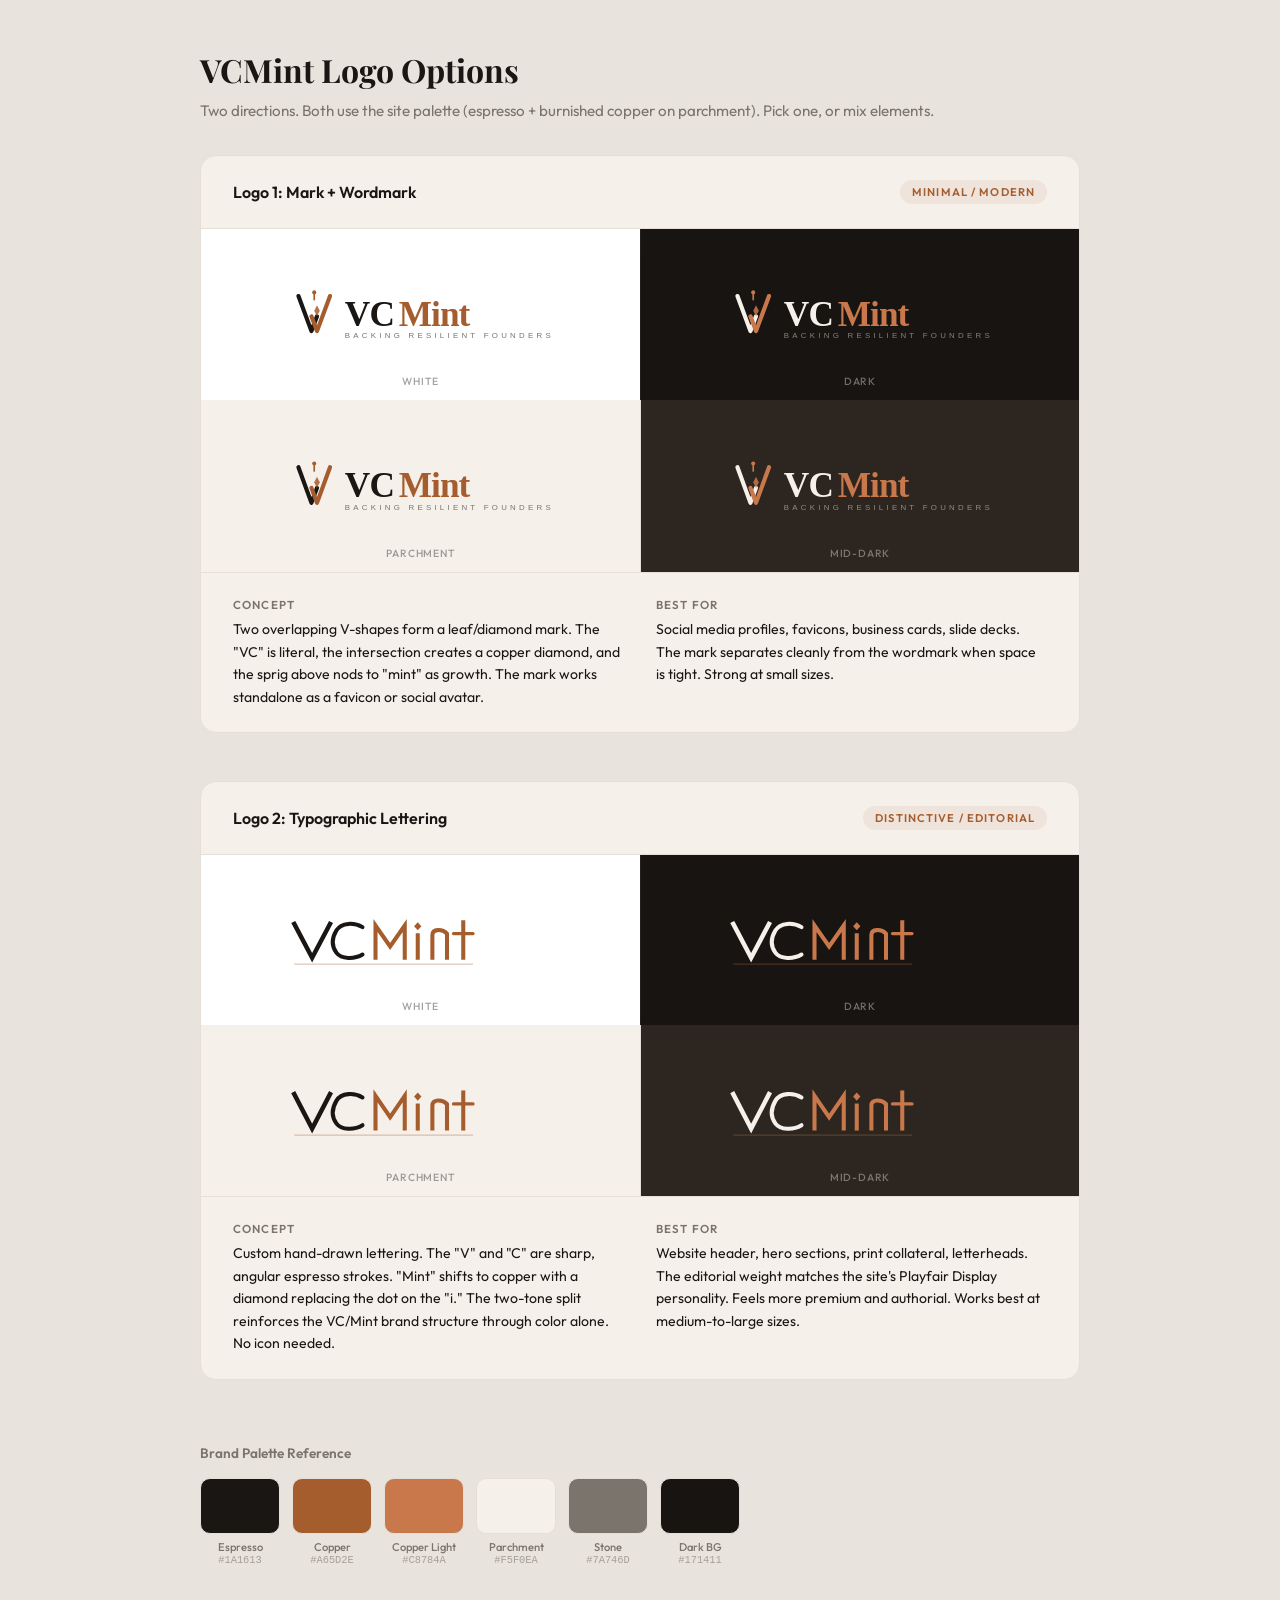
<file: logos-showcase.html>
<!DOCTYPE html>
<html lang="en">
<head>
  <meta charset="UTF-8" />
  <meta name="viewport" content="width=device-width, initial-scale=1.0" />
  <title>VCMint Logo Showcase</title>
  <link rel="preconnect" href="https://fonts.googleapis.com" />
  <link rel="preconnect" href="https://fonts.gstatic.com" crossorigin />
  <link href="https://fonts.googleapis.com/css2?family=Outfit:wght@400;500;600&family=Playfair+Display:wght@700&display=swap" rel="stylesheet" />
  <style>
    :root {
      --bg: #F5F0EA;
      --bg-dark: #171411;
      --text: #1A1613;
      --text-sec: #7A746D;
      --copper: #A65D2E;
      --border: #E5DFD7;
      --sans: 'Outfit', system-ui, sans-serif;
      --serif: 'Playfair Display', Georgia, serif;
    }

    * { margin: 0; padding: 0; box-sizing: border-box; }

    body {
      font-family: var(--sans);
      background: #E8E3DC;
      color: var(--text);
      min-height: 100vh;
      -webkit-font-smoothing: antialiased;
    }

    .page-header {
      padding: 3rem 2.5rem 2rem;
      max-width: 960px;
      margin: 0 auto;
    }
    .page-header h1 {
      font-family: var(--serif);
      font-size: 2rem;
      font-weight: 700;
      margin-bottom: 0.5rem;
    }
    .page-header p {
      color: var(--text-sec);
      font-size: 0.95rem;
      line-height: 1.6;
    }

    .showcase {
      max-width: 960px;
      margin: 0 auto;
      padding: 0 2.5rem 4rem;
      display: flex;
      flex-direction: column;
      gap: 3rem;
    }

    .logo-section {
      background: var(--bg);
      border: 1px solid var(--border);
      border-radius: 16px;
      overflow: hidden;
    }

    .logo-section-header {
      padding: 1.5rem 2rem;
      border-bottom: 1px solid var(--border);
      display: flex;
      align-items: center;
      justify-content: space-between;
    }
    .logo-section-header h2 {
      font-size: 1rem;
      font-weight: 600;
    }
    .logo-badge {
      font-size: 0.7rem;
      font-weight: 600;
      letter-spacing: 0.1em;
      text-transform: uppercase;
      color: var(--copper);
      background: rgba(166, 93, 46, 0.08);
      padding: 0.3rem 0.75rem;
      border-radius: 100px;
    }

    .logo-row {
      display: grid;
      grid-template-columns: 1fr 1fr;
    }

    .logo-cell {
      display: flex;
      align-items: center;
      justify-content: center;
      padding: 3.5rem 2rem;
      position: relative;
    }
    .logo-cell img,
    .logo-cell svg {
      max-width: 260px;
      width: 100%;
      height: auto;
    }

    .logo-cell.light-bg {
      background: #FFFFFF;
    }
    .logo-cell.parchment-bg {
      background: var(--bg);
    }
    .logo-cell.dark-bg {
      background: var(--bg-dark);
    }
    .logo-cell.mid-bg {
      background: #2C2520;
    }

    .logo-cell .bg-label {
      position: absolute;
      bottom: 0.75rem;
      left: 50%;
      transform: translateX(-50%);
      font-size: 0.65rem;
      font-weight: 500;
      letter-spacing: 0.08em;
      text-transform: uppercase;
      opacity: 0.4;
    }
    .logo-cell.light-bg .bg-label,
    .logo-cell.parchment-bg .bg-label { color: var(--text); }
    .logo-cell.dark-bg .bg-label,
    .logo-cell.mid-bg .bg-label { color: #F5F0EA; }

    /* Divider between cells */
    .logo-cell + .logo-cell {
      border-left: 1px solid var(--border);
    }
    .logo-cell.dark-bg + .logo-cell,
    .logo-cell + .logo-cell.dark-bg {
      border-left-color: rgba(245, 240, 234, 0.06);
    }

    .logo-desc {
      padding: 1.5rem 2rem;
      border-top: 1px solid var(--border);
      display: grid;
      grid-template-columns: 1fr 1fr;
      gap: 2rem;
    }
    .logo-desc-item h4 {
      font-size: 0.72rem;
      font-weight: 600;
      letter-spacing: 0.1em;
      text-transform: uppercase;
      color: var(--text-sec);
      margin-bottom: 0.4rem;
    }
    .logo-desc-item p {
      font-size: 0.88rem;
      color: var(--text);
      line-height: 1.6;
    }

    /* Color swatches */
    .swatches {
      max-width: 960px;
      margin: 0 auto;
      padding: 0 2.5rem 4rem;
    }
    .swatches h3 {
      font-size: 0.85rem;
      font-weight: 600;
      margin-bottom: 1rem;
      color: var(--text-sec);
    }
    .swatch-row {
      display: flex;
      gap: 0.75rem;
      flex-wrap: wrap;
    }
    .swatch {
      width: 80px;
      text-align: center;
    }
    .swatch-color {
      width: 80px;
      height: 56px;
      border-radius: 10px;
      border: 1px solid var(--border);
      margin-bottom: 0.4rem;
    }
    .swatch-label {
      font-size: 0.7rem;
      font-weight: 500;
      color: var(--text-sec);
    }
    .swatch-hex {
      font-size: 0.65rem;
      color: var(--text-sec);
      opacity: 0.6;
      font-family: 'SF Mono', 'Fira Code', monospace;
    }

    @media (max-width: 700px) {
      .logo-row { grid-template-columns: 1fr; }
      .logo-cell + .logo-cell { border-left: none; border-top: 1px solid var(--border); }
      .logo-desc { grid-template-columns: 1fr; gap: 1rem; }
      .page-header, .showcase, .swatches { padding-left: 1.5rem; padding-right: 1.5rem; }
    }
  </style>
</head>
<body>

  <div class="page-header">
    <h1>VCMint Logo Options</h1>
    <p>Two directions. Both use the site palette (espresso + burnished copper on parchment). Pick one, or mix elements.</p>
  </div>

  <div class="showcase">

    <!-- ===== Logo V1 ===== -->
    <div class="logo-section">
      <div class="logo-section-header">
        <h2>Logo 1: Mark + Wordmark</h2>
        <span class="logo-badge">Minimal / Modern</span>
      </div>
      <div class="logo-row">
        <div class="logo-cell light-bg">
          <img src="logo-v1.svg" alt="VCMint Logo V1 on white" />
          <span class="bg-label">White</span>
        </div>
        <div class="logo-cell dark-bg">
          <img src="logo-v1-light.svg" alt="VCMint Logo V1 on dark" />
          <span class="bg-label">Dark</span>
        </div>
      </div>
      <div class="logo-row">
        <div class="logo-cell parchment-bg">
          <img src="logo-v1.svg" alt="VCMint Logo V1 on parchment" />
          <span class="bg-label">Parchment</span>
        </div>
        <div class="logo-cell mid-bg">
          <img src="logo-v1-light.svg" alt="VCMint Logo V1 on mid-dark" />
          <span class="bg-label">Mid-dark</span>
        </div>
      </div>
      <div class="logo-desc">
        <div class="logo-desc-item">
          <h4>Concept</h4>
          <p>Two overlapping V-shapes form a leaf/diamond mark. The "VC" is literal, the intersection creates a copper diamond, and the sprig above nods to "mint" as growth. The mark works standalone as a favicon or social avatar.</p>
        </div>
        <div class="logo-desc-item">
          <h4>Best For</h4>
          <p>Social media profiles, favicons, business cards, slide decks. The mark separates cleanly from the wordmark when space is tight. Strong at small sizes.</p>
        </div>
      </div>
    </div>

    <!-- ===== Logo V2 ===== -->
    <div class="logo-section">
      <div class="logo-section-header">
        <h2>Logo 2: Typographic Lettering</h2>
        <span class="logo-badge">Distinctive / Editorial</span>
      </div>
      <div class="logo-row">
        <div class="logo-cell light-bg">
          <img src="logo-v2.svg" alt="VCMint Logo V2 on white" />
          <span class="bg-label">White</span>
        </div>
        <div class="logo-cell dark-bg">
          <img src="logo-v2-light.svg" alt="VCMint Logo V2 on dark" />
          <span class="bg-label">Dark</span>
        </div>
      </div>
      <div class="logo-row">
        <div class="logo-cell parchment-bg">
          <img src="logo-v2.svg" alt="VCMint Logo V2 on parchment" />
          <span class="bg-label">Parchment</span>
        </div>
        <div class="logo-cell mid-bg">
          <img src="logo-v2-light.svg" alt="VCMint Logo V2 on mid-dark" />
          <span class="bg-label">Mid-dark</span>
        </div>
      </div>
      <div class="logo-desc">
        <div class="logo-desc-item">
          <h4>Concept</h4>
          <p>Custom hand-drawn lettering. The "V" and "C" are sharp, angular espresso strokes. "Mint" shifts to copper with a diamond replacing the dot on the "i." The two-tone split reinforces the VC/Mint brand structure through color alone. No icon needed.</p>
        </div>
        <div class="logo-desc-item">
          <h4>Best For</h4>
          <p>Website header, hero sections, print collateral, letterheads. The editorial weight matches the site's Playfair Display personality. Feels more premium and authorial. Works best at medium-to-large sizes.</p>
        </div>
      </div>
    </div>

  </div>

  <!-- Color reference -->
  <div class="swatches">
    <h3>Brand Palette Reference</h3>
    <div class="swatch-row">
      <div class="swatch">
        <div class="swatch-color" style="background: #1A1613;"></div>
        <div class="swatch-label">Espresso</div>
        <div class="swatch-hex">#1A1613</div>
      </div>
      <div class="swatch">
        <div class="swatch-color" style="background: #A65D2E;"></div>
        <div class="swatch-label">Copper</div>
        <div class="swatch-hex">#A65D2E</div>
      </div>
      <div class="swatch">
        <div class="swatch-color" style="background: #C8784A;"></div>
        <div class="swatch-label">Copper Light</div>
        <div class="swatch-hex">#C8784A</div>
      </div>
      <div class="swatch">
        <div class="swatch-color" style="background: #F5F0EA;"></div>
        <div class="swatch-label">Parchment</div>
        <div class="swatch-hex">#F5F0EA</div>
      </div>
      <div class="swatch">
        <div class="swatch-color" style="background: #7A746D;"></div>
        <div class="swatch-label">Stone</div>
        <div class="swatch-hex">#7A746D</div>
      </div>
      <div class="swatch">
        <div class="swatch-color" style="background: #171411;"></div>
        <div class="swatch-label">Dark BG</div>
        <div class="swatch-hex">#171411</div>
      </div>
    </div>
  </div>

</body>
</html>
</file>
<file: styles.css>
/* ============================================================
   VCMint — Rocket League Edition
   Arena lights. Boost trails. Neon on dark steel.
   Orange vs Blue. Chrome flash. Supersonic.
   Typography: Barlow Condensed (display) + Rajdhani (body)
   ============================================================ */

/* --- Custom Properties --- */
:root {
  --bg:             #0B0E17;
  --bg-surface:     #111827;
  --bg-elevated:    #1A1F35;
  --bg-light:       #0F1320;

  --text:           #E2E8F0;
  --text-secondary: #7B8BA6;
  --text-dark:      #E2E8F0;
  --text-on-dark:   #FFFFFF;
  --text-on-dark-secondary: rgba(255, 255, 255, 0.6);

  --green:          #FF6B1A;
  --green-hover:    #FF8C42;
  --green-dim:      rgba(255, 107, 26, 0.08);
  --green-glow:     rgba(255, 107, 26, 0.15);

  --gold:           #00D4FF;
  --gold-dim:       rgba(0, 212, 255, 0.1);

  --red:            #FF6B1A;

  --border:         rgba(255, 255, 255, 0.06);
  --border-hover:   rgba(255, 255, 255, 0.12);
  --border-green:   rgba(255, 107, 26, 0.3);

  --radius-sm:      4px;
  --radius-md:      8px;
  --radius-lg:      12px;
  --radius-xl:      16px;

  --display:        'Barlow Condensed', 'Impact', 'Arial Narrow', sans-serif;
  --sans:           'Rajdhani', 'Barlow', system-ui, sans-serif;

  --ease-out:       cubic-bezier(0.22, 1, 0.36, 1);
  --ease-spring:    cubic-bezier(0.34, 1.56, 0.64, 1);

  /* alias for legacy references */
  --copper:         var(--green);
  --copper-hover:   var(--green-hover);
  --copper-light:   var(--green-dim);
  --copper-glow:    var(--green-glow);
  --serif:          var(--display);
}

/* --- Reset --- */
*, *::before, *::after {
  margin: 0;
  padding: 0;
  box-sizing: border-box;
}

html {
  scroll-behavior: smooth;
  font-size: 16px;
  scroll-padding-top: 5rem;
}

body {
  font-family: var(--sans);
  background: var(--bg);
  color: var(--text);
  line-height: 1.7;
  font-weight: 500;
  font-size: 16px;
  -webkit-font-smoothing: antialiased;
  -moz-osx-font-smoothing: grayscale;
  overflow-x: hidden;
}

img { max-width: 100%; display: block; }
a { color: inherit; }
button { font-family: inherit; }

/* --- Arena Light Sweep --- */
body::after {
  content: '';
  position: fixed;
  inset: 0;
  z-index: 10000;
  pointer-events: none;
  opacity: 0.03;
  background: radial-gradient(ellipse at 30% 0%, rgba(0, 212, 255, 0.15) 0%, transparent 50%),
              radial-gradient(ellipse at 70% 100%, rgba(255, 107, 26, 0.1) 0%, transparent 50%);
}

/* --- Scroll Reveal --- */
.reveal {
  opacity: 0;
  transform: translateY(36px);
  transition: opacity 0.9s var(--ease-out), transform 0.9s var(--ease-out);
}
.reveal.visible {
  opacity: 1;
  transform: translateY(0);
}

/* --- Layout --- */
.container {
  max-width: 1140px;
  margin: 0 auto;
  padding: 0 2.5rem;
}

section {
  padding: 7rem 0;
}

/* --- Labels & Headings --- */
.section-label {
  font-size: 0.72rem;
  font-weight: 600;
  letter-spacing: 0.18em;
  text-transform: uppercase;
  color: var(--green);
  margin-bottom: 1.25rem;
  display: flex;
  align-items: center;
  gap: 0.75rem;
}
.section-label::before {
  content: '';
  width: 1.5rem;
  height: 2px;
  background: var(--green);
  flex-shrink: 0;
}

.section-heading {
  font-family: var(--display);
  font-size: clamp(2rem, 3.5vw, 2.8rem);
  line-height: 1.1;
  letter-spacing: -0.01em;
  font-weight: 700;
  text-transform: uppercase;
}

/* ============================================================
   NAVIGATION
   ============================================================ */
nav {
  position: fixed;
  top: 0;
  left: 0;
  right: 0;
  z-index: 500;
  padding: 1.35rem 2.5rem;
  display: flex;
  align-items: center;
  justify-content: space-between;
  background: rgba(11, 14, 23, 0.85);
  backdrop-filter: blur(20px) saturate(1.6);
  -webkit-backdrop-filter: blur(20px) saturate(1.6);
  border-bottom: 1px solid rgba(255, 255, 255, 0.06);
  transition: padding 0.35s var(--ease-out), border-color 0.35s, background 0.35s;
}
nav.scrolled {
  padding: 0.85rem 2.5rem;
  border-color: rgba(255, 107, 26, 0.2);
  background: rgba(11, 14, 23, 0.95);
  box-shadow: 0 1px 30px rgba(255, 107, 26, 0.05);
}

.nav-logo {
  display: flex;
  align-items: center;
  text-decoration: none;
  transition: opacity 0.25s;
  flex-shrink: 0;
}
.nav-logo:hover { opacity: 0.75; }
.nav-logo-svg {
  height: 32px;
  width: auto;
  display: block;
}

.nav-links {
  display: flex;
  gap: 2.25rem;
  align-items: center;
  list-style: none;
}
.nav-links a {
  color: var(--text-secondary);
  text-decoration: none;
  font-size: 0.85rem;
  font-weight: 500;
  letter-spacing: 0.03em;
  text-transform: uppercase;
  position: relative;
  transition: color 0.25s;
}
.nav-links a:not(.nav-cta):hover { color: var(--text); }
.nav-links a:not(.nav-cta)::after {
  content: '';
  position: absolute;
  bottom: -4px;
  left: 0;
  width: 0;
  height: 2px;
  background: var(--green);
  transition: width 0.3s var(--ease-out);
}
.nav-links a:not(.nav-cta):hover::after { width: 100%; }

.nav-cta {
  background: var(--green);
  color: #fff !important;
  padding: 0.6rem 1.5rem;
  border-radius: var(--radius-sm);
  font-weight: 600 !important;
  letter-spacing: 0.04em;
  text-transform: uppercase;
  transition: all 0.3s var(--ease-out) !important;
  box-shadow: 0 0 20px rgba(255, 107, 26, 0.25), 0 2px 12px rgba(255, 107, 26, 0.15);
  border: 1px solid rgba(255, 107, 26, 0.4);
}
.nav-cta:hover {
  background: var(--green-hover) !important;
  color: #fff !important;
  transform: translateY(-2px);
  box-shadow: 0 0 30px rgba(255, 107, 26, 0.4), 0 6px 24px rgba(255, 107, 26, 0.2);
}
.nav-cta::after { display: none !important; }

/* Mobile toggle */
.nav-toggle {
  display: none;
  background: none;
  border: none;
  cursor: pointer;
  padding: 0.5rem;
  position: relative;
  z-index: 10;
}
.nav-toggle span {
  display: block;
  width: 24px;
  height: 2px;
  background: var(--text);
  border-radius: 2px;
  transition: all 0.3s var(--ease-out);
}
.nav-toggle span + span { margin-top: 6px; }
.nav-toggle.active span:nth-child(1) {
  transform: rotate(45deg) translate(4px, 4px);
}
.nav-toggle.active span:nth-child(2) { opacity: 0; }
.nav-toggle.active span:nth-child(3) {
  transform: rotate(-45deg) translate(5px, -5px);
}

/* ============================================================
   HERO
   ============================================================ */
.hero {
  min-height: 100vh;
  display: flex;
  align-items: center;
  padding-top: 6rem;
  position: relative;
  overflow: hidden;
}

/* Decorative: starting grid lights + speed streaks */
.hero-bg {
  position: absolute;
  inset: 0;
  pointer-events: none;
  overflow: hidden;
}
.hero-bg-circle {
  position: absolute;
}
.hero-bg-circle:nth-child(1) {
  width: 800px;
  height: 800px;
  top: -20%;
  right: -15%;
  background: radial-gradient(circle, rgba(0, 212, 255, 0.06) 0%, transparent 60%);
  border-radius: 50%;
}
.hero-bg-circle:nth-child(2) {
  top: 30%;
  right: 5%;
  width: 4px;
  height: 400px;
  background: linear-gradient(180deg, rgba(255, 107, 26, 0.3), rgba(0, 212, 255, 0.1), transparent);
  transform: rotate(-20deg);
  border-radius: 2px;
  filter: blur(1px);
}

.hero-inner {
  position: relative;
  max-width: 760px;
}

.hero-label {
  display: inline-block;
  font-size: 0.72rem;
  font-weight: 600;
  letter-spacing: 0.18em;
  text-transform: uppercase;
  color: var(--green);
  margin-bottom: 2rem;
  padding-left: 2.25rem;
  position: relative;
}
.hero-label::before {
  content: '';
  position: absolute;
  left: 0;
  top: 50%;
  width: 1.5rem;
  height: 2px;
  background: var(--green);
}

.hero h1 {
  font-family: var(--display);
  font-size: clamp(3.4rem, 7vw, 5.5rem);
  line-height: 1.02;
  letter-spacing: -0.02em;
  font-weight: 800;
  text-transform: uppercase;
  margin-bottom: 1.75rem;
}
.hero h1 br + * { color: var(--green); }

.hero-sub {
  font-size: 1.1rem;
  line-height: 1.8;
  color: var(--text-secondary);
  max-width: 540px;
  margin-bottom: 2.75rem;
}

/* Button styles */
.btn {
  display: inline-flex;
  align-items: center;
  gap: 0.6rem;
  font-weight: 600;
  font-size: 0.9rem;
  letter-spacing: 0.04em;
  text-transform: uppercase;
  text-decoration: none;
  border-radius: var(--radius-sm);
  transition: all 0.3s var(--ease-out);
  cursor: pointer;
  border: none;
  font-family: var(--sans);
}
.btn svg {
  transition: transform 0.3s var(--ease-out);
  flex-shrink: 0;
}

.btn-primary {
  background: var(--green);
  color: #fff;
  padding: 0.95rem 2.2rem;
  box-shadow: 0 0 20px rgba(255, 107, 26, 0.3), 0 4px 16px rgba(255, 107, 26, 0.15);
  border: 1px solid rgba(255, 107, 26, 0.4);
}
.btn-primary:hover {
  background: var(--green-hover);
  color: #fff;
  transform: translateY(-2px);
  box-shadow: 0 0 35px rgba(255, 107, 26, 0.45), 0 8px 28px rgba(255, 107, 26, 0.2);
}
.btn-primary:hover svg { transform: translateX(3px); }

.btn-ghost {
  background: transparent;
  color: var(--gold);
  padding: 0.95rem 2.2rem;
  border: 1.5px solid rgba(0, 212, 255, 0.3);
}
.btn-ghost:hover {
  border-color: rgba(0, 212, 255, 0.6);
  color: #fff;
  box-shadow: 0 0 20px rgba(0, 212, 255, 0.15);
}

.hero-actions {
  display: flex;
  gap: 1rem;
  align-items: center;
  flex-wrap: wrap;
}

/* Stats strip */
.hero-stats {
  margin-top: 4.5rem;
  padding-top: 2.5rem;
  border-top: 1px solid var(--border);
  display: flex;
  gap: 4rem;
  flex-wrap: wrap;
}
.stat-item .stat-num {
  font-family: var(--display);
  font-size: 1.85rem;
  font-weight: 700;
  color: var(--text);
  display: block;
  line-height: 1.2;
  text-transform: uppercase;
}
.stat-item .stat-label {
  font-size: 0.75rem;
  color: var(--text-secondary);
  margin-top: 0.3rem;
  letter-spacing: 0.05em;
  text-transform: uppercase;
}

/* ============================================================
   ABOUT
   ============================================================ */
.about-grid {
  display: grid;
  grid-template-columns: 1.1fr 1fr;
  gap: 4.5rem;
  align-items: start;
}

.about-text {
  font-size: 1.05rem;
  color: var(--text-secondary);
  line-height: 1.85;
}
.about-text p + p { margin-top: 1.35rem; }
.about-text strong { color: var(--text); font-weight: 600; }
.about-text a {
  color: var(--red);
  text-decoration: none;
  border-bottom: 1px solid rgba(220, 0, 0, 0.25);
  transition: border-color 0.2s;
}
.about-text a:hover { border-color: var(--red); }

/* Founder cards */
.about-card {
  background: var(--bg-surface);
  border: 1px solid var(--border);
  border-radius: var(--radius-lg);
  padding: 2.75rem;
  position: relative;
  overflow: hidden;
}
.about-card::before {
  content: '';
  position: absolute;
  top: 0;
  left: 0;
  right: 0;
  height: 2px;
  background: linear-gradient(90deg, var(--green), var(--gold), var(--green));
}

.card-label {
  font-size: 0.7rem;
  font-weight: 600;
  letter-spacing: 0.12em;
  text-transform: uppercase;
  color: var(--text-secondary);
  margin-bottom: 1.75rem;
}

.founder-block {
  display: flex;
  flex-direction: column;
  gap: 1.5rem;
}
.founder-item {
  display: flex;
  align-items: flex-start;
  gap: 1.1rem;
}
.founder-avatar {
  width: 52px;
  height: 52px;
  border-radius: 50%;
  background: linear-gradient(135deg, var(--green-dim), rgba(0, 212, 255, 0.08));
  display: flex;
  align-items: center;
  justify-content: center;
  font-family: var(--display);
  font-size: 1rem;
  font-weight: 700;
  color: var(--green);
  flex-shrink: 0;
  border: 1px solid rgba(255, 107, 26, 0.2);
  box-shadow: 0 0 15px rgba(255, 107, 26, 0.1);
}
.founder-name {
  font-weight: 600;
  font-size: 0.95rem;
  margin-bottom: 0.15rem;
}
.founder-role {
  font-size: 0.82rem;
  color: var(--text-secondary);
  line-height: 1.55;
}

.card-divider {
  border: none;
  border-top: 1px solid var(--border);
  margin: 2rem 0;
}

.track-tags {
  display: flex;
  flex-wrap: wrap;
  gap: 0.5rem;
}
.track-tag {
  font-size: 0.75rem;
  font-weight: 600;
  padding: 0.4rem 0.9rem;
  background: var(--green-dim);
  color: var(--green);
  border-radius: 100px;
  letter-spacing: 0.03em;
  text-transform: uppercase;
  border: 1px solid rgba(255, 107, 26, 0.2);
}

/* ============================================================
   THESIS (accent section — green glow)
   ============================================================ */
.thesis-wrapper {
  padding: 0 2.5rem;
}
.thesis-section {
  background: var(--bg-elevated);
  color: var(--text);
  border-radius: var(--radius-xl);
  padding: 5.5rem 5rem;
  position: relative;
  overflow: hidden;
  border: 1px solid var(--border);
}
.thesis-section .section-label { color: rgba(220, 0, 0, 0.85); }
.thesis-section .section-label::before { background: rgba(220, 0, 0, 0.85); }
.thesis-section .section-heading { color: var(--text-on-dark); }
.thesis-section::before {
  content: '';
  position: absolute;
  top: -30%;
  right: -15%;
  width: 700px;
  height: 700px;
  border-radius: 50%;
  background: radial-gradient(circle, rgba(255, 107, 26, 0.06) 0%, transparent 60%);
  pointer-events: none;
}
.thesis-section::after {
  content: '';
  position: absolute;
  bottom: -20%;
  left: -10%;
  width: 500px;
  height: 500px;
  border-radius: 50%;
  background: radial-gradient(circle, rgba(0, 212, 255, 0.04) 0%, transparent 65%);
  pointer-events: none;
}

.thesis-section .section-heading {
  max-width: 500px;
}

.thesis-grid {
  display: grid;
  grid-template-columns: repeat(auto-fit, minmax(300px, 1fr));
  gap: 1.25rem;
  margin-top: 3.5rem;
  position: relative;
  z-index: 1;
}

.thesis-card {
  padding: 2.25rem;
  border: 1px solid rgba(255, 255, 255, 0.06);
  border-radius: var(--radius-md);
  background: rgba(255, 255, 255, 0.03);
  transition: all 0.35s var(--ease-out);
}
.thesis-card:hover {
  background: rgba(255, 107, 26, 0.05);
  border-color: rgba(255, 107, 26, 0.25);
  transform: translateY(-4px);
  box-shadow: 0 0 25px rgba(255, 107, 26, 0.08);
}

.thesis-num {
  font-family: var(--display);
  font-size: 2.75rem;
  font-weight: 700;
  color: rgba(220, 0, 0, 0.25);
  line-height: 1;
  margin-bottom: 1rem;
}
.thesis-card p {
  font-size: 0.95rem;
  color: var(--text-on-dark-secondary);
  line-height: 1.65;
}
.thesis-card p strong {
  color: var(--text-on-dark);
}
.thesis-card:hover p { color: rgba(250, 247, 242, 0.85); }

/* ============================================================
   OFFERINGS
   ============================================================ */
.offer-header {
  max-width: 560px;
  margin-bottom: 3.5rem;
}
.offer-header p {
  color: var(--text-secondary);
  font-size: 1.05rem;
  margin-top: 1rem;
  line-height: 1.75;
}

.offer-grid {
  display: grid;
  grid-template-columns: repeat(3, 1fr);
  gap: 1.25rem;
}

.offer-card {
  background: var(--bg-surface);
  border: 1px solid var(--border);
  border-radius: var(--radius-md);
  padding: 2.5rem;
  transition: all 0.35s var(--ease-out);
  position: relative;
  overflow: hidden;
}
.offer-card::after {
  content: '';
  position: absolute;
  top: 0;
  left: 0;
  right: 0;
  height: 3px;
  background: var(--green);
  transform: scaleX(0);
  transform-origin: left;
  transition: transform 0.45s var(--ease-out);
}
.offer-card:hover::after { transform: scaleX(1); }
.offer-card:hover {
  transform: translateY(-4px);
  box-shadow: 0 16px 40px rgba(0, 0, 0, 0.3), 0 0 20px rgba(255, 107, 26, 0.06);
  border-color: var(--border-green);
}

.offer-icon {
  width: 48px;
  height: 48px;
  border-radius: 10px;
  background: var(--green-dim);
  border: 1px solid rgba(255, 107, 26, 0.15);
  display: flex;
  align-items: center;
  justify-content: center;
  margin-bottom: 1.5rem;
  color: var(--green);
  transition: all 0.3s var(--ease-out);
}
.offer-card:hover .offer-icon {
  background: var(--green);
  color: #fff;
  border-color: var(--green);
  box-shadow: 0 0 20px rgba(255, 107, 26, 0.25);
}

.offer-card h3 {
  font-family: var(--display);
  font-size: 1.25rem;
  font-weight: 700;
  margin-bottom: 0.75rem;
  letter-spacing: 0.01em;
  text-transform: uppercase;
}
.offer-card p {
  font-size: 0.9rem;
  color: var(--text-secondary);
  line-height: 1.7;
}

/* ============================================================
   PORTFOLIO
   ============================================================ */
.portfolio-intro {
  max-width: 560px;
  margin-top: 1rem;
  margin-bottom: 3rem;
}
.portfolio-intro p {
  color: var(--text-secondary);
  font-size: 1.05rem;
  line-height: 1.75;
}

.portfolio-grid {
  display: grid;
  grid-template-columns: repeat(5, 1fr);
  gap: 1rem;
}
.portfolio-item a {
  color: inherit;
  text-decoration: none;
}
.portfolio-item a:hover {
  color: var(--green);
}

.portfolio-item {
  background: var(--bg-surface);
  border: 1px solid var(--border);
  border-radius: var(--radius-md);
  padding: 2rem 1.5rem;
  text-align: center;
  transition: all 0.35s var(--ease-out);
  position: relative;
}
.portfolio-item::before {
  content: '';
  position: absolute;
  inset: 0;
  border-radius: var(--radius-md);
  background: linear-gradient(135deg, var(--green-dim), rgba(0, 212, 255, 0.03));
  opacity: 0;
  transition: opacity 0.35s;
}
.portfolio-item:hover::before { opacity: 1; }
.portfolio-item:hover {
  border-color: var(--border-green);
  transform: translateY(-3px);
  box-shadow: 0 10px 28px rgba(0, 0, 0, 0.3), 0 0 15px rgba(255, 107, 26, 0.05);
}

.portfolio-item h4 {
  font-family: var(--display);
  font-size: 1.1rem;
  font-weight: 700;
  margin-bottom: 0.3rem;
  position: relative;
  text-transform: uppercase;
}
.portfolio-item .sector {
  font-size: 0.7rem;
  color: var(--text-secondary);
  letter-spacing: 0.05em;
  font-weight: 500;
  position: relative;
  text-transform: uppercase;
}

.portfolio-footer {
  text-align: center;
  margin-top: 2.5rem;
  padding-top: 2rem;
  border-top: 1px solid var(--border);
}
.portfolio-footer p {
  font-size: 0.95rem;
  color: var(--text-secondary);
}
.portfolio-footer strong {
  color: var(--text);
  font-weight: 600;
}

/* ============================================================
   FOCUS FRAMEWORK
   ============================================================ */
.focus-section {
  background: var(--bg-surface);
  border-top: 1px solid var(--border);
  border-bottom: 1px solid var(--border);
}

.focus-header {
  max-width: 600px;
  margin-bottom: 3.5rem;
}
.focus-header p {
  color: var(--text-secondary);
  font-size: 1.05rem;
  margin-top: 1rem;
  line-height: 1.75;
}

.focus-grid {
  display: grid;
  grid-template-columns: repeat(5, 1fr);
  gap: 1rem;
}
.focus-item {
  padding: 2rem 1.75rem;
  border: 1px solid var(--border);
  border-radius: var(--radius-md);
  background: var(--bg);
  transition: all 0.35s var(--ease-out);
  position: relative;
}
.focus-item:hover {
  border-color: var(--border-green);
  transform: translateY(-3px);
  box-shadow: 0 10px 28px rgba(26, 22, 19, 0.05);
}
.focus-letter {
  font-family: var(--display);
  font-size: 3.5rem;
  font-weight: 800;
  color: var(--green);
  line-height: 1;
  margin-bottom: 0.75rem;
}
.focus-word {
  font-weight: 600;
  font-size: 0.75rem;
  letter-spacing: 0.08em;
  text-transform: uppercase;
  margin-bottom: 0.6rem;
  color: var(--gold);
}
.focus-item p {
  font-size: 0.85rem;
  color: var(--text-secondary);
  line-height: 1.6;
}

.focus-closing {
  margin-top: 3rem;
  padding: 2rem 2.5rem;
  background: var(--green-dim);
  border-radius: var(--radius-md);
  border-left: 3px solid var(--green);
  box-shadow: 0 0 20px rgba(255, 107, 26, 0.05);
}
.focus-closing p {
  font-size: 1rem;
  color: var(--text);
  line-height: 1.7;
  font-style: italic;
}

/* ============================================================
   CTA + CONTACT
   ============================================================ */
.cta-section {
  padding: 8rem 0;
}

.cta-grid {
  display: grid;
  grid-template-columns: 1fr 1fr;
  gap: 4.5rem;
  align-items: start;
}

.cta-left .section-heading {
  margin-bottom: 1.25rem;
}
.cta-body {
  font-size: 1.05rem;
  color: var(--text-secondary);
  line-height: 1.8;
  margin-bottom: 2.5rem;
  max-width: 440px;
}

.cta-info {
  display: flex;
  flex-direction: column;
  gap: 1.25rem;
  margin-top: 2.5rem;
  padding-top: 2rem;
  border-top: 1px solid var(--border);
}
.cta-info-item {
  display: flex;
  gap: 0.75rem;
  align-items: flex-start;
}
.cta-info-icon {
  width: 36px;
  height: 36px;
  border-radius: 8px;
  background: var(--green-dim);
  display: flex;
  align-items: center;
  justify-content: center;
  color: var(--green);
  flex-shrink: 0;
}
.cta-info-label {
  font-size: 0.72rem;
  font-weight: 600;
  letter-spacing: 0.1em;
  text-transform: uppercase;
  color: var(--text-secondary);
  margin-bottom: 0.1rem;
}
.cta-info-value {
  font-size: 0.95rem;
  color: var(--text);
  font-weight: 500;
}
.cta-info-value a {
  color: var(--green);
  text-decoration: none;
  transition: color 0.2s;
}
.cta-info-value a:hover {
  color: var(--green-hover);
  text-decoration: underline;
}

/* Contact form */
.contact-form {
  background: var(--bg-surface);
  border: 1px solid var(--border);
  border-radius: var(--radius-lg);
  padding: 3rem;
  box-shadow: 0 0 30px rgba(0, 0, 0, 0.2);
}
.contact-form h3 {
  font-family: var(--display);
  font-size: 1.5rem;
  font-weight: 700;
  margin-bottom: 0.5rem;
  text-transform: uppercase;
}
.contact-form .form-subtitle {
  font-size: 0.88rem;
  color: var(--text-secondary);
  margin-bottom: 2rem;
  line-height: 1.6;
}

.form-group {
  margin-bottom: 1.25rem;
}
.form-group label {
  display: block;
  font-size: 0.72rem;
  font-weight: 600;
  letter-spacing: 0.08em;
  text-transform: uppercase;
  color: var(--text-secondary);
  margin-bottom: 0.5rem;
}
.form-group input,
.form-group textarea,
.form-group select {
  width: 100%;
  padding: 0.85rem 1rem;
  border: 1.5px solid var(--border-hover);
  border-radius: var(--radius-sm);
  background: var(--bg);
  font-family: var(--sans);
  font-size: 0.9rem;
  color: var(--text);
  transition: border-color 0.25s, box-shadow 0.25s;
  outline: none;
  -webkit-appearance: none;
}
.form-group input:focus,
.form-group textarea:focus,
.form-group select:focus {
  border-color: var(--green);
  box-shadow: 0 0 0 3px var(--green-dim);
}
.form-group input::placeholder,
.form-group textarea::placeholder {
  color: var(--text-secondary);
  opacity: 0.5;
}
.form-group select {
  color: var(--text-secondary);
}
.form-group textarea {
  resize: vertical;
  min-height: 100px;
}

.form-row {
  display: grid;
  grid-template-columns: 1fr 1fr;
  gap: 1rem;
}

.form-submit {
  width: 100%;
  margin-top: 0.5rem;
  justify-content: center;
}

/* ============================================================
   FOOTER
   ============================================================ */
footer {
  border-top: 1px solid var(--border);
  padding: 2.5rem 0;
}
.footer-inner {
  display: flex;
  justify-content: space-between;
  align-items: center;
  flex-wrap: wrap;
  gap: 1rem;
}
.footer-left {
  font-size: 0.8rem;
  color: var(--text-secondary);
}
.footer-links {
  display: flex;
  gap: 2rem;
  align-items: center;
}
.footer-links a {
  color: var(--text-secondary);
  text-decoration: none;
  font-size: 0.8rem;
  font-weight: 500;
  transition: color 0.2s;
  text-transform: uppercase;
  letter-spacing: 0.03em;
}
.footer-links a:hover { color: var(--green); }

/* ============================================================
   RESPONSIVE
   ============================================================ */
@media (max-width: 1024px) {
  .offer-grid { grid-template-columns: repeat(2, 1fr); }
  .portfolio-grid { grid-template-columns: repeat(3, 1fr); }
  .focus-grid { grid-template-columns: repeat(3, 1fr); }
  .thesis-section { padding: 4rem 3.5rem; }
}

@media (max-width: 900px) {
  nav { padding: 1rem 1.5rem; }
  .nav-links {
    display: none;
    flex-direction: column;
    position: absolute;
    top: 100%;
    left: 0;
    right: 0;
    background: rgba(11, 14, 23, 0.97);
    backdrop-filter: blur(20px);
    padding: 1.5rem 2rem 2rem;
    border-bottom: 1px solid var(--border);
    gap: 0.75rem;
  }
  .nav-links.open { display: flex; }
  .nav-toggle { display: block; }
  .nav-cta { text-align: center; width: 100%; justify-content: center; }

  .container { padding: 0 1.5rem; }
  section { padding: 5rem 0; }

  .hero { min-height: auto; padding: 7rem 0 4rem; }

  .about-grid { grid-template-columns: 1fr; gap: 2.5rem; }
  .cta-grid { grid-template-columns: 1fr; gap: 3rem; }

  .thesis-wrapper { padding: 0 1rem; }
  .thesis-section {
    padding: 3.5rem 2.25rem;
    border-radius: var(--radius-lg);
  }
  .thesis-grid { grid-template-columns: 1fr; }

  .offer-grid { grid-template-columns: 1fr; }
  .portfolio-grid { grid-template-columns: repeat(3, 1fr); }
  .focus-grid { grid-template-columns: repeat(2, 1fr); }
}

@media (max-width: 600px) {
  .hero h1 { font-size: 2.5rem; }
  .hero-actions { flex-direction: column; align-items: stretch; }
  .btn { justify-content: center; }
  .hero-stats { gap: 2rem; }
  .portfolio-grid { grid-template-columns: repeat(2, 1fr); }
  .focus-grid { grid-template-columns: 1fr; }
  .form-row { grid-template-columns: 1fr; }
  .footer-inner { flex-direction: column; text-align: center; }
  .footer-links { justify-content: center; }
}
</file>
